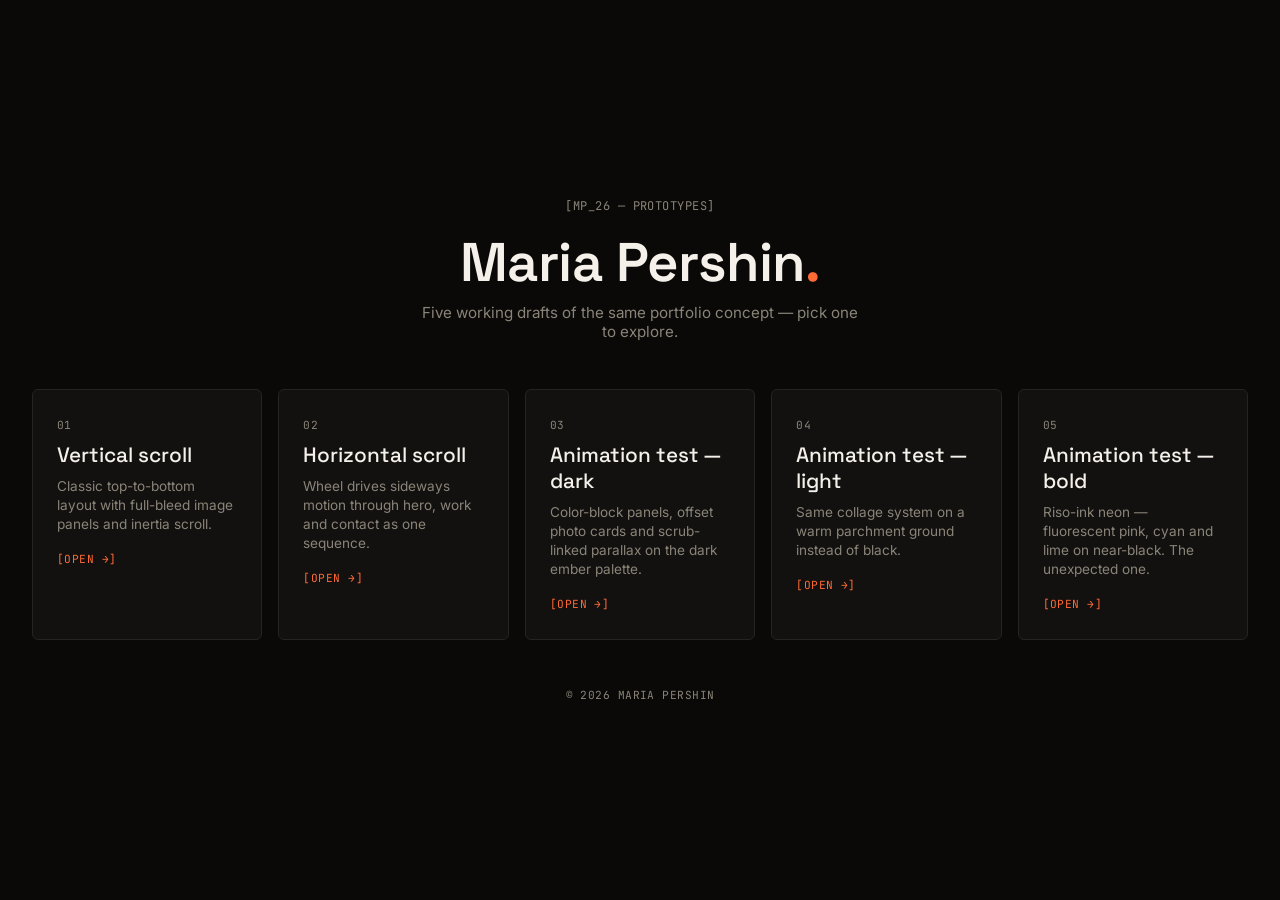
<file: index.html>
<!DOCTYPE html>
<html lang="en">
<head>
<meta charset="UTF-8">
<meta name="viewport" content="width=device-width, initial-scale=1.0">
<title>Maria Pershin — Portfolio Drafts</title>
<link rel="preconnect" href="https://fonts.googleapis.com">
<link rel="preconnect" href="https://fonts.gstatic.com" crossorigin>
<link href="https://fonts.googleapis.com/css2?family=Space+Grotesk:wght@400;500;600;700&family=Inter:wght@400;500&family=JetBrains+Mono:wght@400;500&display=swap" rel="stylesheet">
<style>
  *{ margin:0; padding:0; box-sizing:border-box; }
  :root{
    --bg:#0a0908;
    --text:#f5f1ea;
    --muted:#8a8478;
    --line:#262420;
    --accent-1:#ff3d2e;
    --accent-2:#ff6b35;
    --accent-3:#f7b733;
  }
  body{
    background:var(--bg);
    color:var(--text);
    font-family:"Inter", sans-serif;
    min-height:100svh;
    display:flex;
    flex-direction:column;
    align-items:center;
    justify-content:center;
    padding:2rem;
  }
  .mono{ font-family:"JetBrains Mono", monospace; letter-spacing:0.04em; text-transform:uppercase; }
  .eyebrow{ font-size:0.75rem; color:var(--muted); margin-bottom:1.25rem; }
  h1{
    font-family:"Space Grotesk", sans-serif;
    font-weight:600;
    font-size:clamp(2rem, 6vw, 3.4rem);
    line-height:1.05;
    letter-spacing:-0.01em;
    text-align:center;
    margin-bottom:0.75rem;
  }
  .dot{ color:var(--accent-2); }
  p.sub{
    color:var(--muted);
    text-align:center;
    max-width:28rem;
    margin-bottom:3rem;
    font-size:0.95rem;
  }
  .options{
    display:grid;
    grid-template-columns:repeat(5, minmax(0,1fr));
    gap:1rem;
    width:100%;
    max-width:92rem;
  }
  .option{
    position:relative;
    display:flex;
    flex-direction:column;
    gap:0.6rem;
    padding:1.75rem 1.5rem;
    border:1px solid var(--line);
    border-radius:6px;
    background:#121110;
    text-decoration:none;
    color:var(--text);
    overflow:hidden;
    transition:border-color .25s ease, transform .25s ease;
  }
  .option:hover{ transform:translateY(-3px); }
  .option::before{
    content:"";
    position:absolute; inset:0;
    background:linear-gradient(135deg, var(--accent-1), var(--accent-2) 50%, var(--accent-3));
    opacity:0;
    transition:opacity .25s ease;
  }
  .option:hover::before{ opacity:0.08; }
  .option__index{ font-size:0.7rem; color:var(--muted); }
  .option__title{
    font-family:"Space Grotesk", sans-serif;
    font-weight:500;
    font-size:1.3rem;
  }
  .option__desc{ font-size:0.85rem; color:var(--muted); line-height:1.4; }
  .option__cue{
    margin-top:0.5rem;
    font-size:0.7rem;
    color:var(--accent-2);
  }
  footer{
    margin-top:3rem;
    color:var(--muted);
    font-size:0.7rem;
  }
  @media (max-width:700px){
    .options{ grid-template-columns:1fr; }
  }
</style>
</head>
<body>

  <p class="mono eyebrow">[MP_26 — PROTOTYPES]</p>
  <h1>Maria Pershin<span class="dot">.</span></h1>
  <p class="sub">Five working drafts of the same portfolio concept — pick one to explore.</p>

  <div class="options">
    <a class="option" href="index-vertical.html">
      <span class="mono option__index">01</span>
      <span class="option__title">Vertical scroll</span>
      <span class="option__desc">Classic top-to-bottom layout with full-bleed image panels and inertia scroll.</span>
      <span class="mono option__cue">[OPEN →]</span>
    </a>
    <a class="option" href="index-horizontal.html">
      <span class="mono option__index">02</span>
      <span class="option__title">Horizontal scroll</span>
      <span class="option__desc">Wheel drives sideways motion through hero, work and contact as one sequence.</span>
      <span class="mono option__cue">[OPEN →]</span>
    </a>
    <a class="option" href="test.html">
      <span class="mono option__index">03</span>
      <span class="option__title">Animation test — dark</span>
      <span class="option__desc">Color-block panels, offset photo cards and scrub-linked parallax on the dark ember palette.</span>
      <span class="mono option__cue">[OPEN →]</span>
    </a>
    <a class="option" href="test-light.html">
      <span class="mono option__index">04</span>
      <span class="option__title">Animation test — light</span>
      <span class="option__desc">Same collage system on a warm parchment ground instead of black.</span>
      <span class="mono option__cue">[OPEN →]</span>
    </a>
    <a class="option" href="test-bold.html">
      <span class="mono option__index">05</span>
      <span class="option__title">Animation test — bold</span>
      <span class="option__desc">Riso-ink neon — fluorescent pink, cyan and lime on near-black. The unexpected one.</span>
      <span class="mono option__cue">[OPEN →]</span>
    </a>
  </div>

  <footer class="mono">© 2026 Maria Pershin</footer>

</body>
</html>
</file>
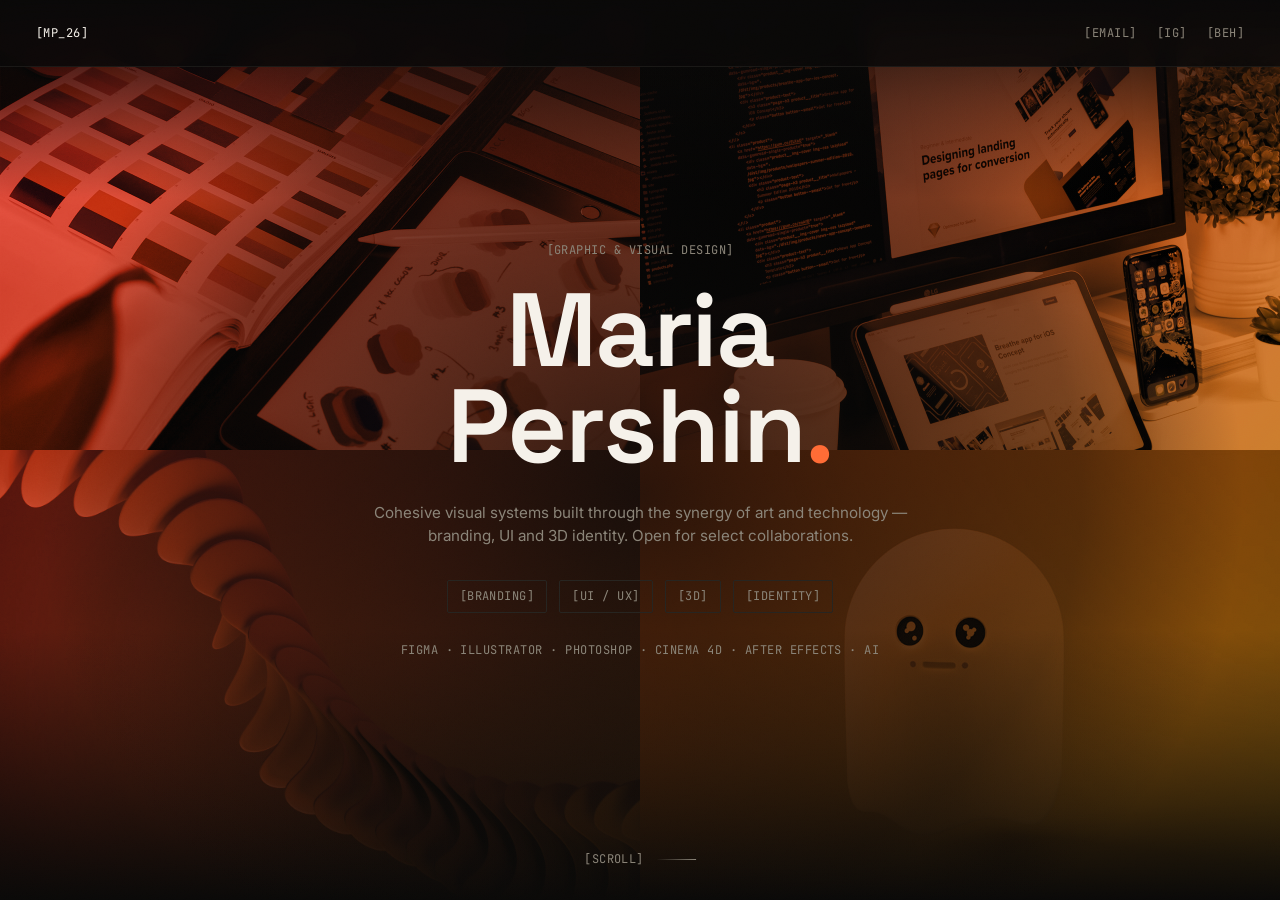
<file: index-horizontal.html>
<!DOCTYPE html>
<html lang="en">
<head>
<meta charset="UTF-8">
<meta name="viewport" content="width=device-width, initial-scale=1.0">
<title>Maria Pershin — Graphic &amp; Visual Designer</title>
<link rel="preconnect" href="https://fonts.googleapis.com">
<link rel="preconnect" href="https://fonts.gstatic.com" crossorigin>
<link href="https://fonts.googleapis.com/css2?family=Space+Grotesk:wght@400;500;600;700&family=Inter:wght@400;500&family=JetBrains+Mono:wght@400;500&display=swap" rel="stylesheet">
<link rel="stylesheet" href="css/style-horizontal.css">
</head>
<body>

<div class="grain"></div>

<header class="navbar">
  <span class="mono">[MP_26]</span>
  <nav class="mono social-nav">
    <a href="mailto:hello@mariapershin.com">[EMAIL]</a>
    <a href="#" target="_blank" rel="noopener">[IG]</a>
    <a href="#" target="_blank" rel="noopener">[BEH]</a>
  </nav>
</header>

<div id="smooth-wrapper">
<div id="smooth-content">

  <!-- SLIDE 1 — HERO + ABOUT -->
  <section class="slide hero" id="hero">
    <div class="hero__grid" aria-hidden="true">
      <div class="hero__cell"><img src="assets/kaiko.jpg" alt="" loading="eager"></div>
      <div class="hero__cell"><img src="assets/topology.jpg" alt="" loading="eager"></div>
      <div class="hero__cell"><img src="assets/petal.jpg" alt="" loading="eager"></div>
      <div class="hero__cell"><img src="assets/tradexyz.jpg" alt="" loading="eager"></div>
      <div class="hero__tint"></div>
      <div class="hero__scrim"></div>
    </div>
    <div class="hero__inner">
      <p class="mono eyebrow reveal">[GRAPHIC &amp; VISUAL DESIGN]</p>
      <h1 class="hero__title">
        <span class="line reveal">Maria</span>
        <span class="line reveal">Pershin<span class="dot">.</span></span>
      </h1>
      <p class="hero__sub reveal">
        Cohesive visual systems built through the synergy of art and
        technology — branding, UI and 3D identity. Open for select
        collaborations.
      </p>
      <div class="chip-row reveal mono">
        <span class="chip">[BRANDING]</span>
        <span class="chip">[UI / UX]</span>
        <span class="chip">[3D]</span>
        <span class="chip">[IDENTITY]</span>
      </div>
      <p class="mono hero__tools reveal">
        Figma · Illustrator · Photoshop · Cinema 4D · After Effects · AI
      </p>
    </div>
  </section>

  <!-- SLIDE 2 — KAIKO -->
  <article class="slide panel" style="--tint:#FF6B35;">
    <div class="panel__media">
      <img class="panel__img" src="assets/kaiko.jpg" alt="Kaiko visual identity — color and pattern exploration" loading="lazy">
    </div>
    <div class="panel__caption reveal">
      <span class="mono panel__index">01</span>
      <h3 class="panel__title">Kaiko — Visual Identity</h3>
      <span class="mono panel__tag">[BRANDING] [2025]</span>
    </div>
  </article>

  <!-- SLIDE 3 — TOPOLOGY -->
  <article class="slide panel" style="--tint:#F7B733;">
    <div class="panel__media">
      <img class="panel__img" src="assets/topology.jpg" alt="Topology product interface design" loading="lazy">
    </div>
    <div class="panel__caption reveal">
      <span class="mono panel__index">02</span>
      <h3 class="panel__title">Topology — Product Site</h3>
      <span class="mono panel__tag">[UI / UX] [2025]</span>
    </div>
  </article>

  <!-- SLIDE 4 — PETAL -->
  <article class="slide panel" style="--tint:#FF3D2E;">
    <div class="panel__media">
      <img class="panel__img" src="assets/petal.jpg" alt="Petal 3D render experiments" loading="lazy">
    </div>
    <div class="panel__caption reveal">
      <span class="mono panel__index">03</span>
      <h3 class="panel__title">Petal — 3D Experiments</h3>
      <span class="mono panel__tag">[3D] [2025]</span>
    </div>
  </article>

  <!-- SLIDE 5 — TRADEXYZ -->
  <article class="slide panel" style="--tint:#FFA23A;">
    <div class="panel__media">
      <img class="panel__img" src="assets/tradexyz.jpg" alt="TradeXYZ brand mascot" loading="lazy">
    </div>
    <div class="panel__caption reveal">
      <span class="mono panel__index">04</span>
      <h3 class="panel__title">TradeXYZ — Brand Launch</h3>
      <span class="mono panel__tag">[IDENTITY] [2025]</span>
    </div>
  </article>

  <!-- SLIDE 6 — CONTACT -->
  <section class="slide contact" id="contact">
    <h2 class="contact__title reveal">
      Let's make<br>something <span class="grad-text">unseen</span>.
    </h2>
    <a href="mailto:hello@mariapershin.com" class="contact__email reveal">hello@mariapershin.com</a>
    <div class="contact__socials mono reveal">
      <a href="#">[INSTAGRAM]</a>
      <a href="#">[BEHANCE]</a>
      <a href="#">[LINKEDIN]</a>
    </div>
    <div class="contact__footer mono reveal">
      <span>© 2026 Maria Pershin</span>
      <span>[BASED ANYWHERE / WORKING REMOTE]</span>
    </div>
  </section>

</div>
</div>

<div class="scroll-cue mono">
  <span>[SCROLL]</span>
  <span class="scroll-cue__line"></span>
</div>

<script src="js/main-horizontal.js"></script>
</body>
</html>
</file>
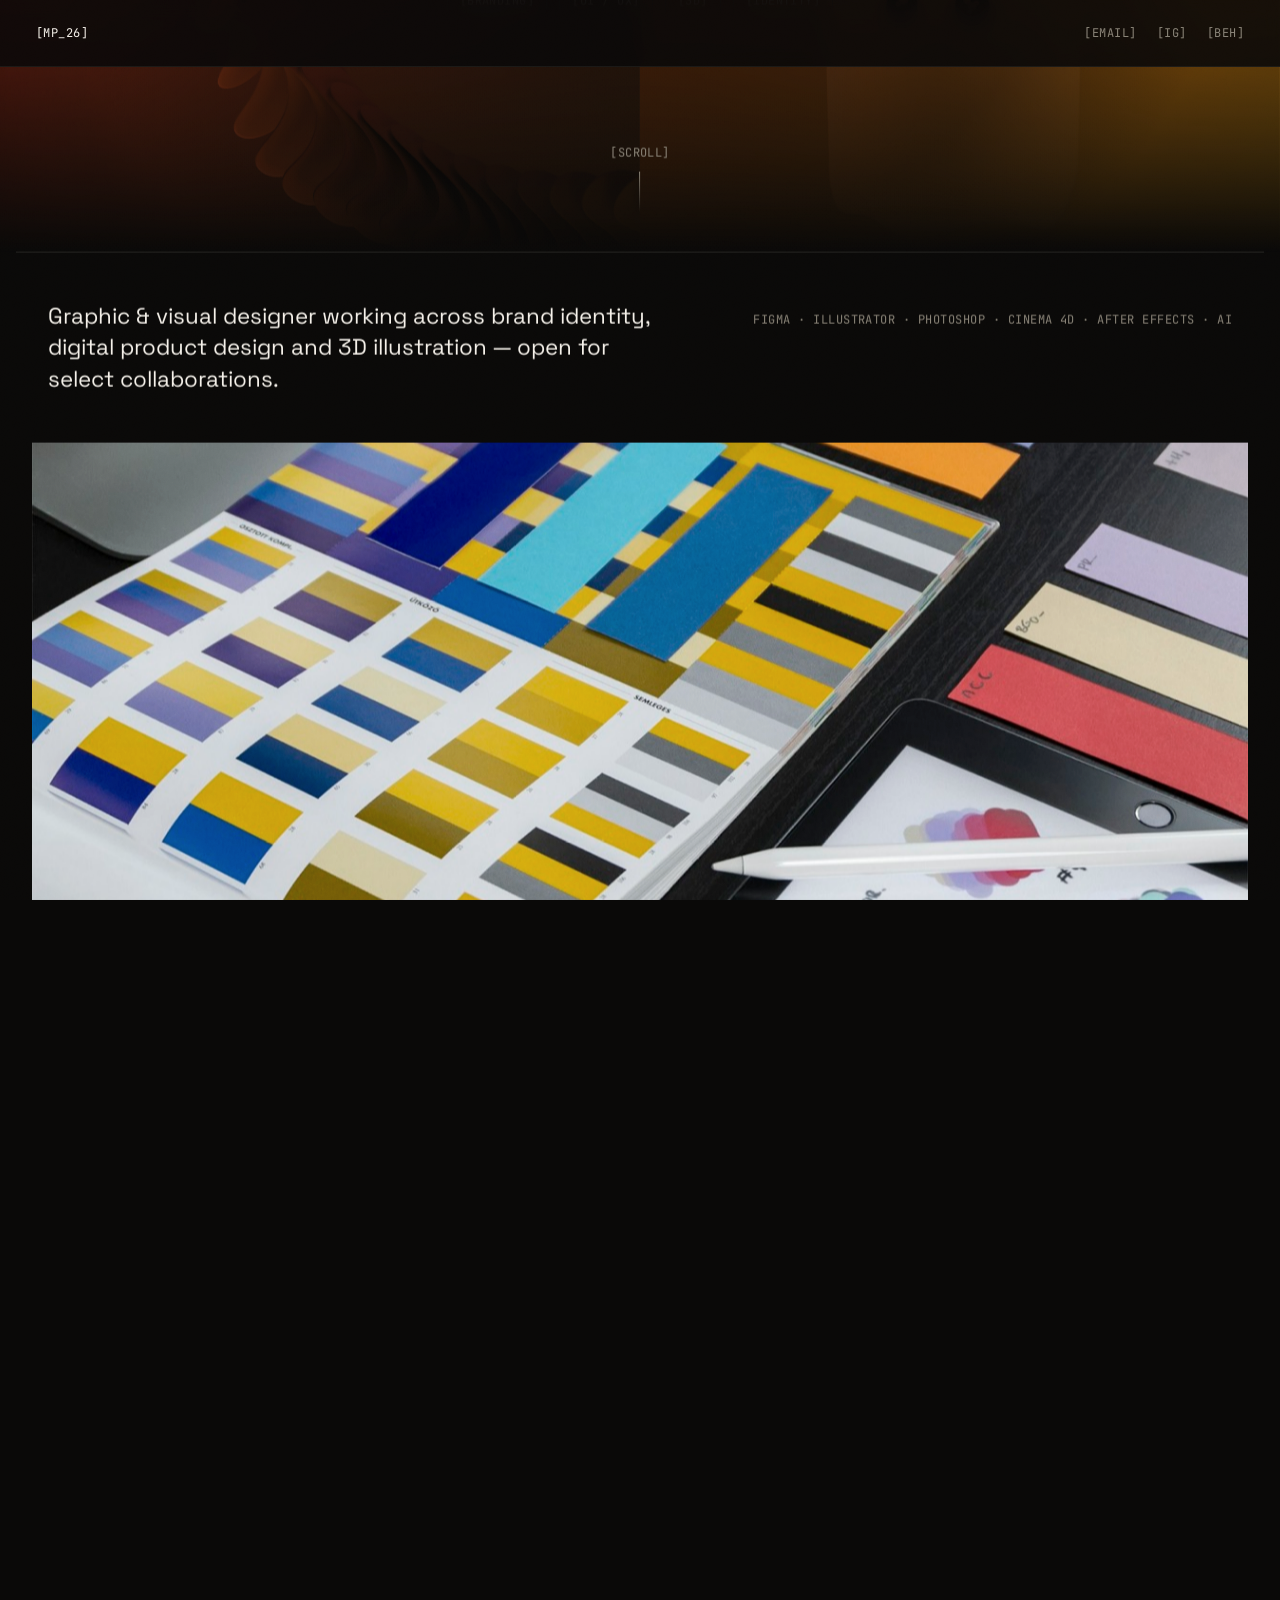
<file: index-vertical.html>
<!DOCTYPE html>
<html lang="en">
<head>
<meta charset="UTF-8">
<meta name="viewport" content="width=device-width, initial-scale=1.0">
<title>Maria Pershin — Graphic &amp; Visual Designer</title>
<link rel="preconnect" href="https://fonts.googleapis.com">
<link rel="preconnect" href="https://fonts.gstatic.com" crossorigin>
<link href="https://fonts.googleapis.com/css2?family=Space+Grotesk:wght@400;500;600;700&family=Inter:wght@400;500&family=JetBrains+Mono:wght@400;500&display=swap" rel="stylesheet">
<link rel="stylesheet" href="css/style-vertical.css">
</head>
<body>

<div class="grain"></div>

<header class="navbar">
  <span class="mono">[MP_26]</span>
  <nav class="mono social-nav">
    <a href="mailto:hello@mariapershin.com">[EMAIL]</a>
    <a href="#" target="_blank" rel="noopener">[IG]</a>
    <a href="#" target="_blank" rel="noopener">[BEH]</a>
  </nav>
</header>

<div id="smooth-wrapper">
<div id="smooth-content">

<main>

  <!-- HERO -->
  <section class="hero" id="hero">
    <div class="hero__grid" aria-hidden="true">
      <div class="hero__cell"><img src="assets/kaiko.jpg" alt="" loading="eager"></div>
      <div class="hero__cell"><img src="assets/topology.jpg" alt="" loading="eager"></div>
      <div class="hero__cell"><img src="assets/petal.jpg" alt="" loading="eager"></div>
      <div class="hero__cell"><img src="assets/tradexyz.jpg" alt="" loading="eager"></div>
      <div class="hero__tint"></div>
      <div class="hero__scrim"></div>
    </div>
    <div class="hero__inner">
      <p class="mono eyebrow reveal">[GRAPHIC &amp; VISUAL DESIGN]</p>
      <h1 class="hero__title">
        <span class="line reveal">Maria</span>
        <span class="line reveal">Pershin<span class="dot">.</span></span>
      </h1>
      <p class="hero__sub reveal">
        Cohesive visual systems built through the synergy<br>
        of art and technology — branding, UI and 3D identity.
      </p>
      <div class="chip-row reveal mono">
        <span class="chip">[BRANDING]</span>
        <span class="chip">[UI / UX]</span>
        <span class="chip">[3D]</span>
        <span class="chip">[IDENTITY]</span>
      </div>
    </div>
    <div class="scroll-cue mono">
      <span>[SCROLL]</span>
      <span class="scroll-cue__line"></span>
    </div>
  </section>

  <!-- ABOUT (compact strip) -->
  <section class="about" id="about">
    <p class="about__text reveal">
      Graphic &amp; visual designer working across brand identity, digital
      product design and 3D illustration — open for select collaborations.
    </p>
    <p class="mono about__tools reveal">
      Figma · Illustrator · Photoshop · Cinema 4D · After Effects · AI
    </p>
  </section>

  <!-- WORK -->
  <section class="work" id="work">

    <article class="panel" style="--tint:#FF6B35;">
      <div class="panel__media">
        <img class="panel__img" src="assets/kaiko.jpg" alt="Kaiko visual identity — color and pattern exploration" loading="lazy">
      </div>
      <div class="panel__caption reveal">
        <span class="mono panel__index">01</span>
        <h3 class="panel__title">Kaiko — Visual Identity</h3>
        <span class="mono panel__tag">[BRANDING] [2025]</span>
      </div>
    </article>

    <article class="panel" style="--tint:#F7B733;">
      <div class="panel__media">
        <img class="panel__img" src="assets/topology.jpg" alt="Topology product interface design" loading="lazy">
      </div>
      <div class="panel__caption reveal">
        <span class="mono panel__index">02</span>
        <h3 class="panel__title">Topology — Product Site</h3>
        <span class="mono panel__tag">[UI / UX] [2025]</span>
      </div>
    </article>

    <article class="panel" style="--tint:#FF3D2E;">
      <div class="panel__media">
        <img class="panel__img" src="assets/petal.jpg" alt="Petal 3D render experiments" loading="lazy">
      </div>
      <div class="panel__caption reveal">
        <span class="mono panel__index">03</span>
        <h3 class="panel__title">Petal — 3D Experiments</h3>
        <span class="mono panel__tag">[3D] [2025]</span>
      </div>
    </article>

    <article class="panel" style="--tint:#FFA23A;">
      <div class="panel__media">
        <img class="panel__img" src="assets/tradexyz.jpg" alt="TradeXYZ brand mascot" loading="lazy">
      </div>
      <div class="panel__caption reveal">
        <span class="mono panel__index">04</span>
        <h3 class="panel__title">TradeXYZ — Brand Launch</h3>
        <span class="mono panel__tag">[IDENTITY] [2025]</span>
      </div>
    </article>

  </section>

  <!-- CONTACT -->
  <section class="contact" id="contact">
    <h2 class="contact__title reveal">
      Let's make<br>something <span class="grad-text">unseen</span>.
    </h2>
    <a href="mailto:hello@mariapershin.com" class="contact__email reveal">hello@mariapershin.com</a>
    <div class="contact__socials mono reveal">
      <a href="#">[INSTAGRAM]</a>
      <a href="#">[BEHANCE]</a>
      <a href="#">[LINKEDIN]</a>
    </div>
  </section>

</main>

<footer class="footer mono">
  <span>© 2026 Maria Pershin</span>
  <span>[BASED ANYWHERE / WORKING REMOTE]</span>
</footer>

</div>
</div>

<script src="js/main-vertical.js"></script>
</body>
</html>
</file>
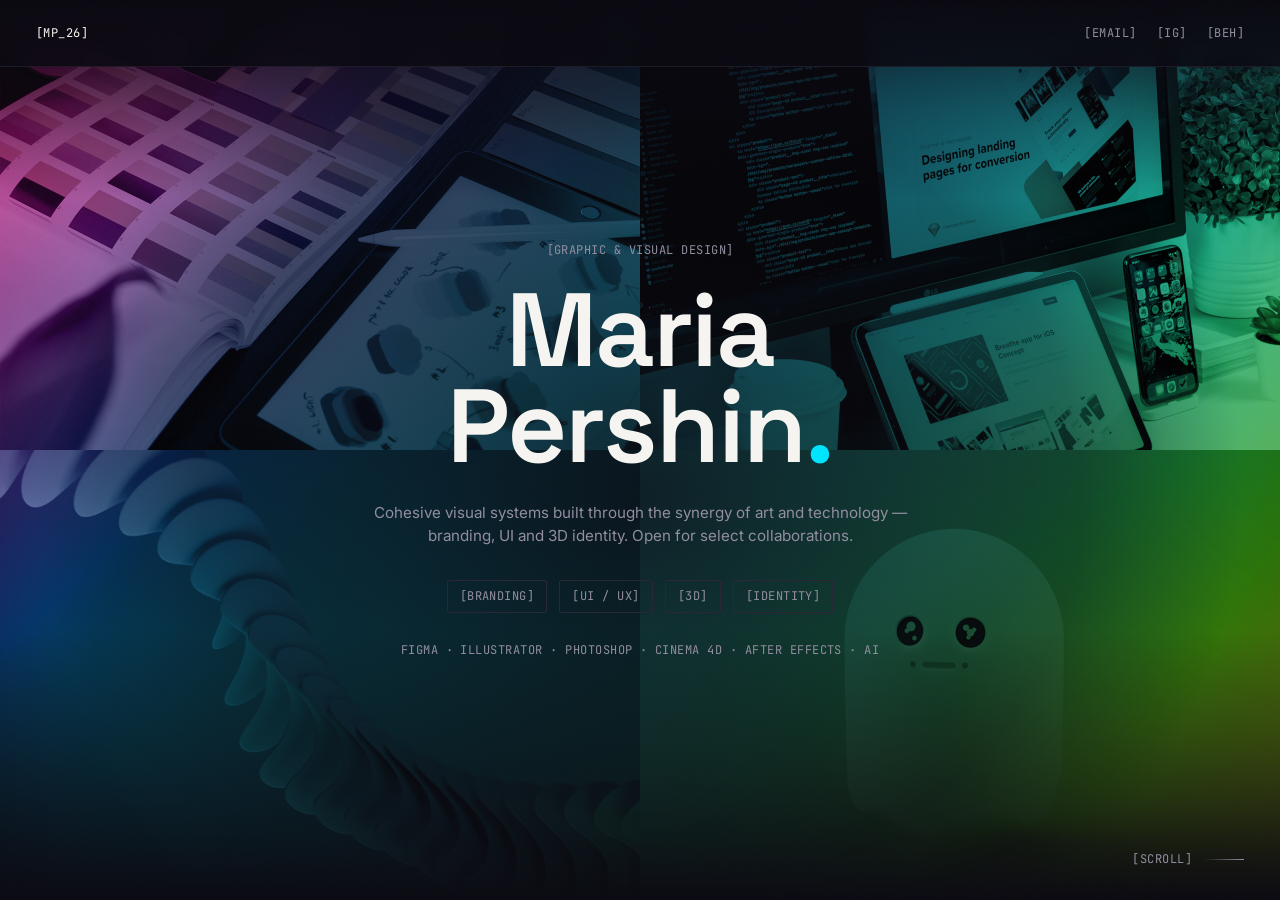
<file: test-bold.html>
<!DOCTYPE html>
<html lang="en">
<head>
<meta charset="UTF-8">
<meta name="viewport" content="width=device-width, initial-scale=1.0">
<title>Maria Pershin — Graphic &amp; Visual Designer</title>
<link rel="preconnect" href="https://fonts.googleapis.com">
<link rel="preconnect" href="https://fonts.gstatic.com" crossorigin>
<link href="https://fonts.googleapis.com/css2?family=Space+Grotesk:wght@400;500;600;700&family=Inter:wght@400;500&family=JetBrains+Mono:wght@400;500&display=swap" rel="stylesheet">
<link rel="stylesheet" href="css/style-bold.css">
</head>
<body>

<div class="grain"></div>

<div class="progress-bar" id="progressBar"></div>

<header class="navbar">
  <span class="mono">[MP_26]</span>
  <nav class="mono social-nav">
    <a href="mailto:hello@mariapershin.com">[EMAIL]</a>
    <a href="#" target="_blank" rel="noopener">[IG]</a>
    <a href="#" target="_blank" rel="noopener">[BEH]</a>
  </nav>
</header>

<div id="smooth-wrapper">
<div id="smooth-content">

  <!-- SLIDE 1 — HERO + ABOUT -->
  <section class="slide hero" id="hero">
    <div class="hero__grid" aria-hidden="true">
      <div class="hero__cell"><img src="assets/kaiko.jpg" alt="" loading="eager"></div>
      <div class="hero__cell"><img src="assets/topology.jpg" alt="" loading="eager"></div>
      <div class="hero__cell"><img src="assets/petal.jpg" alt="" loading="eager"></div>
      <div class="hero__cell"><img src="assets/tradexyz.jpg" alt="" loading="eager"></div>
      <div class="hero__tint"></div>
      <div class="hero__scrim"></div>
    </div>
    <div class="hero__inner">
      <p class="mono eyebrow reveal">[GRAPHIC &amp; VISUAL DESIGN]</p>
      <h1 class="hero__title">
        <span class="line reveal">Maria</span>
        <span class="line reveal">Pershin<span class="dot">.</span></span>
      </h1>
      <p class="hero__sub reveal">
        Cohesive visual systems built through the synergy of art and
        technology — branding, UI and 3D identity. Open for select
        collaborations.
      </p>
      <div class="chip-row reveal mono">
        <span class="chip">[BRANDING]</span>
        <span class="chip">[UI / UX]</span>
        <span class="chip">[3D]</span>
        <span class="chip">[IDENTITY]</span>
      </div>
      <p class="mono hero__tools reveal">
        Figma · Illustrator · Photoshop · Cinema 4D · After Effects · AI
      </p>
    </div>
  </section>

  <!-- SLIDE 2 — KAIKO -->
  <article class="slide panel" style="--tint:#FF2E9A;">
    <div class="panel__bg"></div>
    <p class="panel__statement" aria-hidden="true">Color is the<br>first language</p>
    <div class="panel__photo">
      <img class="panel__img" src="assets/kaiko.jpg" alt="Kaiko visual identity — color and pattern exploration" loading="lazy">
    </div>
    <div class="panel__caption reveal">
      <span class="mono panel__index">01</span>
      <h3 class="panel__title">Kaiko — Visual Identity</h3>
      <span class="mono panel__tag">[BRANDING] [2025]</span>
    </div>
  </article>

  <!-- SLIDE 3 — TOPOLOGY -->
  <article class="slide panel" style="--tint:#0093D4;">
    <div class="panel__bg"></div>
    <p class="panel__statement" aria-hidden="true">Clarity at<br>every scale</p>
    <div class="panel__photo">
      <img class="panel__img" src="assets/topology.jpg" alt="Topology product interface design" loading="lazy">
    </div>
    <div class="panel__caption reveal">
      <span class="mono panel__index">02</span>
      <h3 class="panel__title">Topology — Product Site</h3>
      <span class="mono panel__tag">[UI / UX] [2025]</span>
    </div>
  </article>

  <!-- SLIDE 4 — PETAL -->
  <article class="slide panel" style="--tint:#B4E600;">
    <div class="panel__bg"></div>
    <p class="panel__statement" aria-hidden="true">Form without<br>gravity</p>
    <div class="panel__photo">
      <img class="panel__img" src="assets/petal.jpg" alt="Petal 3D render experiments" loading="lazy">
    </div>
    <div class="panel__caption reveal">
      <span class="mono panel__index">03</span>
      <h3 class="panel__title">Petal — 3D Experiments</h3>
      <span class="mono panel__tag">[3D] [2025]</span>
    </div>
  </article>

  <!-- SLIDE 5 — TRADEXYZ -->
  <article class="slide panel" style="--tint:#FFE800;">
    <div class="panel__bg"></div>
    <p class="panel__statement" aria-hidden="true">A face for<br>the brand</p>
    <div class="panel__photo">
      <img class="panel__img" src="assets/tradexyz.jpg" alt="TradeXYZ brand mascot" loading="lazy">
    </div>
    <div class="panel__caption reveal">
      <span class="mono panel__index">04</span>
      <h3 class="panel__title">TradeXYZ — Brand Launch</h3>
      <span class="mono panel__tag">[IDENTITY] [2025]</span>
    </div>
  </article>

  <!-- SLIDE 6 — CONTACT -->
  <section class="slide contact" id="contact">
    <h2 class="contact__title reveal">
      Let's make<br>something <span class="grad-text">unseen</span>.
    </h2>
    <a href="mailto:hello@mariapershin.com" class="contact__email reveal">hello@mariapershin.com</a>
    <div class="contact__socials mono reveal">
      <a href="#">[INSTAGRAM]</a>
      <a href="#">[BEHANCE]</a>
      <a href="#">[LINKEDIN]</a>
    </div>
    <div class="contact__footer mono reveal">
      <span>© 2026 Maria Pershin</span>
      <span>[BASED ANYWHERE / WORKING REMOTE]</span>
    </div>
  </section>

</div>
</div>

<div class="scroll-cue mono">
  <span>[SCROLL]</span>
  <span class="scroll-cue__line"></span>
</div>

<script src="js/main-bold.js"></script>
</body>
</html>
</file>
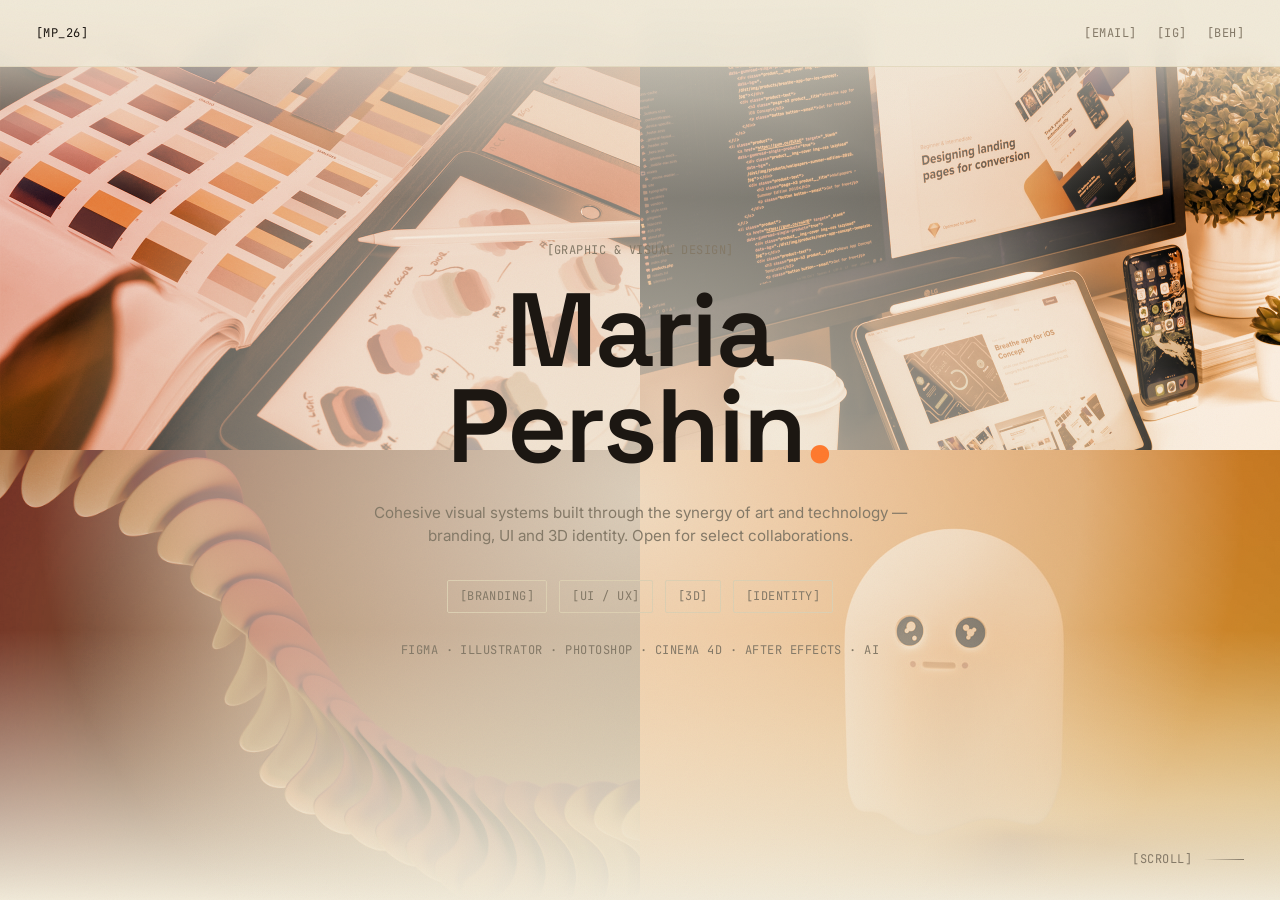
<file: test-light.html>
<!DOCTYPE html>
<html lang="en">
<head>
<meta charset="UTF-8">
<meta name="viewport" content="width=device-width, initial-scale=1.0">
<title>Maria Pershin — Graphic &amp; Visual Designer</title>
<link rel="preconnect" href="https://fonts.googleapis.com">
<link rel="preconnect" href="https://fonts.gstatic.com" crossorigin>
<link href="https://fonts.googleapis.com/css2?family=Space+Grotesk:wght@400;500;600;700&family=Inter:wght@400;500&family=JetBrains+Mono:wght@400;500&display=swap" rel="stylesheet">
<link rel="stylesheet" href="css/style-light.css">
</head>
<body>

<div class="grain"></div>

<div class="progress-bar" id="progressBar"></div>

<header class="navbar">
  <span class="mono">[MP_26]</span>
  <nav class="mono social-nav">
    <a href="mailto:hello@mariapershin.com">[EMAIL]</a>
    <a href="#" target="_blank" rel="noopener">[IG]</a>
    <a href="#" target="_blank" rel="noopener">[BEH]</a>
  </nav>
</header>

<div id="smooth-wrapper">
<div id="smooth-content">

  <!-- SLIDE 1 — HERO + ABOUT -->
  <section class="slide hero" id="hero">
    <div class="hero__grid" aria-hidden="true">
      <div class="hero__cell"><img src="assets/kaiko.jpg" alt="" loading="eager"></div>
      <div class="hero__cell"><img src="assets/topology.jpg" alt="" loading="eager"></div>
      <div class="hero__cell"><img src="assets/petal.jpg" alt="" loading="eager"></div>
      <div class="hero__cell"><img src="assets/tradexyz.jpg" alt="" loading="eager"></div>
      <div class="hero__tint"></div>
      <div class="hero__scrim"></div>
    </div>
    <div class="hero__inner">
      <p class="mono eyebrow reveal">[GRAPHIC &amp; VISUAL DESIGN]</p>
      <h1 class="hero__title">
        <span class="line reveal">Maria</span>
        <span class="line reveal">Pershin<span class="dot">.</span></span>
      </h1>
      <p class="hero__sub reveal">
        Cohesive visual systems built through the synergy of art and
        technology — branding, UI and 3D identity. Open for select
        collaborations.
      </p>
      <div class="chip-row reveal mono">
        <span class="chip">[BRANDING]</span>
        <span class="chip">[UI / UX]</span>
        <span class="chip">[3D]</span>
        <span class="chip">[IDENTITY]</span>
      </div>
      <p class="mono hero__tools reveal">
        Figma · Illustrator · Photoshop · Cinema 4D · After Effects · AI
      </p>
    </div>
  </section>

  <!-- SLIDE 2 — KAIKO -->
  <article class="slide panel" style="--tint:#FF6B35;">
    <div class="panel__bg"></div>
    <p class="panel__statement" aria-hidden="true">Color is the<br>first language</p>
    <div class="panel__photo">
      <img class="panel__img" src="assets/kaiko.jpg" alt="Kaiko visual identity — color and pattern exploration" loading="lazy">
    </div>
    <div class="panel__caption reveal">
      <span class="mono panel__index">01</span>
      <h3 class="panel__title">Kaiko — Visual Identity</h3>
      <span class="mono panel__tag">[BRANDING] [2025]</span>
    </div>
  </article>

  <!-- SLIDE 3 — TOPOLOGY -->
  <article class="slide panel" style="--tint:#F7B733;">
    <div class="panel__bg"></div>
    <p class="panel__statement" aria-hidden="true">Clarity at<br>every scale</p>
    <div class="panel__photo">
      <img class="panel__img" src="assets/topology.jpg" alt="Topology product interface design" loading="lazy">
    </div>
    <div class="panel__caption reveal">
      <span class="mono panel__index">02</span>
      <h3 class="panel__title">Topology — Product Site</h3>
      <span class="mono panel__tag">[UI / UX] [2025]</span>
    </div>
  </article>

  <!-- SLIDE 4 — PETAL -->
  <article class="slide panel" style="--tint:#FF3D2E;">
    <div class="panel__bg"></div>
    <p class="panel__statement" aria-hidden="true">Form without<br>gravity</p>
    <div class="panel__photo">
      <img class="panel__img" src="assets/petal.jpg" alt="Petal 3D render experiments" loading="lazy">
    </div>
    <div class="panel__caption reveal">
      <span class="mono panel__index">03</span>
      <h3 class="panel__title">Petal — 3D Experiments</h3>
      <span class="mono panel__tag">[3D] [2025]</span>
    </div>
  </article>

  <!-- SLIDE 5 — TRADEXYZ -->
  <article class="slide panel" style="--tint:#FFA23A;">
    <div class="panel__bg"></div>
    <p class="panel__statement" aria-hidden="true">A face for<br>the brand</p>
    <div class="panel__photo">
      <img class="panel__img" src="assets/tradexyz.jpg" alt="TradeXYZ brand mascot" loading="lazy">
    </div>
    <div class="panel__caption reveal">
      <span class="mono panel__index">04</span>
      <h3 class="panel__title">TradeXYZ — Brand Launch</h3>
      <span class="mono panel__tag">[IDENTITY] [2025]</span>
    </div>
  </article>

  <!-- SLIDE 6 — CONTACT -->
  <section class="slide contact" id="contact">
    <h2 class="contact__title reveal">
      Let's make<br>something <span class="grad-text">unseen</span>.
    </h2>
    <a href="mailto:hello@mariapershin.com" class="contact__email reveal">hello@mariapershin.com</a>
    <div class="contact__socials mono reveal">
      <a href="#">[INSTAGRAM]</a>
      <a href="#">[BEHANCE]</a>
      <a href="#">[LINKEDIN]</a>
    </div>
    <div class="contact__footer mono reveal">
      <span>© 2026 Maria Pershin</span>
      <span>[BASED ANYWHERE / WORKING REMOTE]</span>
    </div>
  </section>

</div>
</div>

<div class="scroll-cue mono">
  <span>[SCROLL]</span>
  <span class="scroll-cue__line"></span>
</div>

<script src="js/main.js"></script>
</body>
</html>
</file>
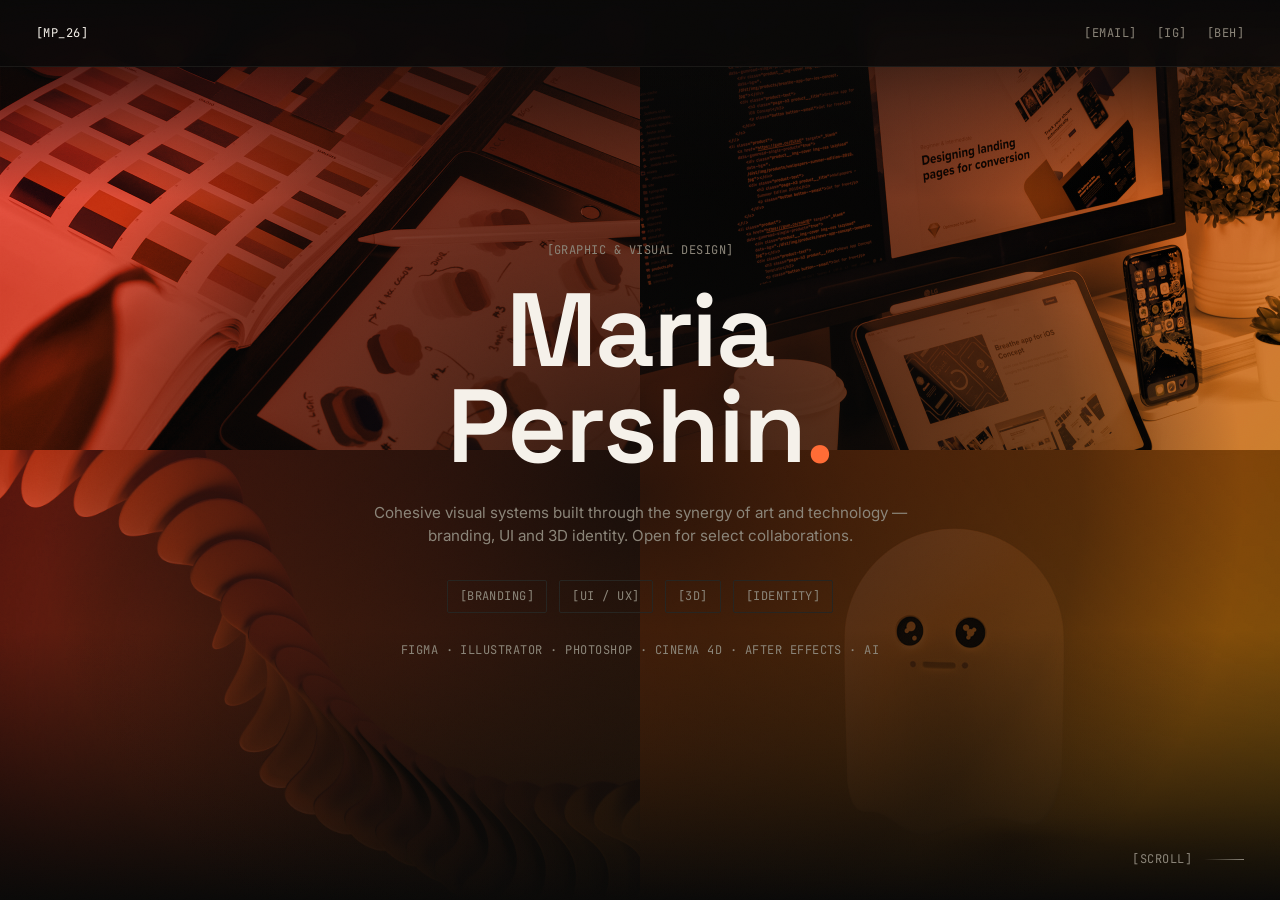
<file: test.html>
<!DOCTYPE html>
<html lang="en">
<head>
<meta charset="UTF-8">
<meta name="viewport" content="width=device-width, initial-scale=1.0">
<title>Maria Pershin — Graphic &amp; Visual Designer</title>
<link rel="preconnect" href="https://fonts.googleapis.com">
<link rel="preconnect" href="https://fonts.gstatic.com" crossorigin>
<link href="https://fonts.googleapis.com/css2?family=Space+Grotesk:wght@400;500;600;700&family=Inter:wght@400;500&family=JetBrains+Mono:wght@400;500&display=swap" rel="stylesheet">
<link rel="stylesheet" href="css/style.css">
</head>
<body>

<div class="grain"></div>

<div class="progress-bar" id="progressBar"></div>

<header class="navbar">
  <span class="mono">[MP_26]</span>
  <nav class="mono social-nav">
    <a href="mailto:hello@mariapershin.com">[EMAIL]</a>
    <a href="#" target="_blank" rel="noopener">[IG]</a>
    <a href="#" target="_blank" rel="noopener">[BEH]</a>
  </nav>
</header>

<div id="smooth-wrapper">
<div id="smooth-content">

  <!-- SLIDE 1 — HERO + ABOUT -->
  <section class="slide hero" id="hero">
    <div class="hero__grid" aria-hidden="true">
      <div class="hero__cell"><img src="assets/kaiko.jpg" alt="" loading="eager"></div>
      <div class="hero__cell"><img src="assets/topology.jpg" alt="" loading="eager"></div>
      <div class="hero__cell"><img src="assets/petal.jpg" alt="" loading="eager"></div>
      <div class="hero__cell"><img src="assets/tradexyz.jpg" alt="" loading="eager"></div>
      <div class="hero__tint"></div>
      <div class="hero__scrim"></div>
    </div>
    <div class="hero__inner">
      <p class="mono eyebrow reveal">[GRAPHIC &amp; VISUAL DESIGN]</p>
      <h1 class="hero__title">
        <span class="line reveal">Maria</span>
        <span class="line reveal">Pershin<span class="dot">.</span></span>
      </h1>
      <p class="hero__sub reveal">
        Cohesive visual systems built through the synergy of art and
        technology — branding, UI and 3D identity. Open for select
        collaborations.
      </p>
      <div class="chip-row reveal mono">
        <span class="chip">[BRANDING]</span>
        <span class="chip">[UI / UX]</span>
        <span class="chip">[3D]</span>
        <span class="chip">[IDENTITY]</span>
      </div>
      <p class="mono hero__tools reveal">
        Figma · Illustrator · Photoshop · Cinema 4D · After Effects · AI
      </p>
    </div>
  </section>

  <!-- SLIDE 2 — KAIKO -->
  <article class="slide panel" style="--tint:#FF6B35;">
    <div class="panel__bg"></div>
    <p class="panel__statement" aria-hidden="true">Color is the<br>first language</p>
    <div class="panel__photo">
      <img class="panel__img" src="assets/kaiko.jpg" alt="Kaiko visual identity — color and pattern exploration" loading="lazy">
    </div>
    <div class="panel__caption reveal">
      <span class="mono panel__index">01</span>
      <h3 class="panel__title">Kaiko — Visual Identity</h3>
      <span class="mono panel__tag">[BRANDING] [2025]</span>
    </div>
  </article>

  <!-- SLIDE 3 — TOPOLOGY -->
  <article class="slide panel" style="--tint:#F7B733;">
    <div class="panel__bg"></div>
    <p class="panel__statement" aria-hidden="true">Clarity at<br>every scale</p>
    <div class="panel__photo">
      <img class="panel__img" src="assets/topology.jpg" alt="Topology product interface design" loading="lazy">
    </div>
    <div class="panel__caption reveal">
      <span class="mono panel__index">02</span>
      <h3 class="panel__title">Topology — Product Site</h3>
      <span class="mono panel__tag">[UI / UX] [2025]</span>
    </div>
  </article>

  <!-- SLIDE 4 — PETAL -->
  <article class="slide panel" style="--tint:#FF3D2E;">
    <div class="panel__bg"></div>
    <p class="panel__statement" aria-hidden="true">Form without<br>gravity</p>
    <div class="panel__photo">
      <img class="panel__img" src="assets/petal.jpg" alt="Petal 3D render experiments" loading="lazy">
    </div>
    <div class="panel__caption reveal">
      <span class="mono panel__index">03</span>
      <h3 class="panel__title">Petal — 3D Experiments</h3>
      <span class="mono panel__tag">[3D] [2025]</span>
    </div>
  </article>

  <!-- SLIDE 5 — TRADEXYZ -->
  <article class="slide panel" style="--tint:#FFA23A;">
    <div class="panel__bg"></div>
    <p class="panel__statement" aria-hidden="true">A face for<br>the brand</p>
    <div class="panel__photo">
      <img class="panel__img" src="assets/tradexyz.jpg" alt="TradeXYZ brand mascot" loading="lazy">
    </div>
    <div class="panel__caption reveal">
      <span class="mono panel__index">04</span>
      <h3 class="panel__title">TradeXYZ — Brand Launch</h3>
      <span class="mono panel__tag">[IDENTITY] [2025]</span>
    </div>
  </article>

  <!-- SLIDE 6 — CONTACT -->
  <section class="slide contact" id="contact">
    <h2 class="contact__title reveal">
      Let's make<br>something <span class="grad-text">unseen</span>.
    </h2>
    <a href="mailto:hello@mariapershin.com" class="contact__email reveal">hello@mariapershin.com</a>
    <div class="contact__socials mono reveal">
      <a href="#">[INSTAGRAM]</a>
      <a href="#">[BEHANCE]</a>
      <a href="#">[LINKEDIN]</a>
    </div>
    <div class="contact__footer mono reveal">
      <span>© 2026 Maria Pershin</span>
      <span>[BASED ANYWHERE / WORKING REMOTE]</span>
    </div>
  </section>

</div>
</div>

<div class="scroll-cue mono">
  <span>[SCROLL]</span>
  <span class="scroll-cue__line"></span>
</div>

<script src="js/main.js"></script>
</body>
</html>
</file>
<file: css/style-horizontal.css>
/* ---------- tokens ---------- */
:root{
  --bg: #0a0908;
  --bg-soft: #121110;
  --text: #f5f1ea;
  --muted: #8a8478;
  --line: #262420;
  --accent-1: #ff3d2e;
  --accent-2: #ff6b35;
  --accent-3: #f7b733;
  --gradient: radial-gradient(circle at 50% 50%, var(--accent-1) 0%, var(--accent-2) 35%, var(--accent-3) 60%, transparent 75%);
  --font-display: "Space Grotesk", sans-serif;
  --font-body: "Inter", sans-serif;
  --font-mono: "JetBrains Mono", monospace;
}

*{ margin:0; padding:0; box-sizing:border-box; }

html{ scroll-behavior:auto; }

body{
  background:var(--bg);
  color:var(--text);
  font-family:var(--font-body);
  font-size:16px;
  line-height:1.5;
  overflow-x:hidden;
}

.mono{ font-family:var(--font-mono); font-size:0.75rem; letter-spacing:0.04em; text-transform:uppercase; }

a{ color:inherit; text-decoration:none; }

/* subtle grain overlay for texture */
.grain{
  position:fixed; inset:0; pointer-events:none; z-index:50;
  opacity:0.035; mix-blend-mode:overlay;
  background-image:url("data:image/svg+xml,%3Csvg xmlns='http://www.w3.org/2000/svg' width='120' height='120'%3E%3Cfilter id='n'%3E%3CfeTurbulence type='fractalNoise' baseFrequency='0.9' numOctaves='2' stitchTiles='stitch'/%3E%3C/filter%3E%3Crect width='100%25' height='100%25' filter='url(%23n)'/%3E%3C/svg%3E");
}

/* ---------- top navbar ---------- */
.navbar{
  position:fixed; top:0; left:0; right:0; z-index:40;
  display:flex; align-items:center; justify-content:space-between;
  padding:1.5rem 2.25rem;
  background:color-mix(in srgb, var(--bg) 88%, transparent);
  backdrop-filter:blur(10px);
  -webkit-backdrop-filter:blur(10px);
  border-bottom:1px solid color-mix(in srgb, var(--line) 60%, transparent);
}
.social-nav{ display:flex; gap:1.25rem; }
.social-nav a{ color:var(--muted); transition:color .25s ease; }
.social-nav a:hover{ color:var(--accent-2); }

/* ---------- horizontal scroll rig ----------
   #smooth-wrapper is a viewport-pinned native horizontal scroll container.
   Touch/trackpad users can swipe it directly; JS additionally jacks the
   vertical wheel into eased scrollLeft moves for the inertia feel. Driving
   real scrollLeft (rather than a transform on a huge child) avoids a
   compositor bug where large translated layers render as solid black. */
#smooth-wrapper{
  position:fixed;
  inset:0;
  overflow-x:auto;
  overflow-y:hidden;
  -webkit-overflow-scrolling:touch;
  scrollbar-width:none;
}
#smooth-wrapper::-webkit-scrollbar{ display:none; }
#smooth-content{
  display:flex;
  flex-direction:row;
  width:max-content;
  height:100%;
}

/* ---------- slide (shared full-bleed screen) ---------- */
.slide{
  position:relative;
  flex:0 0 100vw;
  width:100vw;
  height:100svh;
  max-width:none;
  margin:0;
  padding:0;
  overflow:hidden;
}

/* ---------- hero ---------- */
.hero{
  display:flex;
  align-items:center;
  justify-content:center;
  padding:0 1.5rem;
}

.hero__grid{
  position:absolute; inset:0;
  display:grid;
  grid-template-columns:1fr 1fr;
  grid-template-rows:1fr 1fr;
}
.hero__cell{ position:relative; overflow:hidden; }
.hero__grid img{
  position:absolute; inset:0;
  width:100%; height:100%;
  object-fit:cover;
  filter:grayscale(0.4) contrast(1.05) brightness(0.55);
}
.hero__tint{
  position:absolute; inset:0;
  background:linear-gradient(135deg, var(--accent-1), var(--accent-2) 50%, var(--accent-3));
  mix-blend-mode:color;
  opacity:0.8;
}
.hero__scrim{
  position:absolute; inset:0;
  background:
    radial-gradient(ellipse 46rem 42rem at 50% 55%, color-mix(in srgb, var(--bg) 82%, transparent) 0%, color-mix(in srgb, var(--bg) 45%, transparent) 60%, transparent 82%),
    linear-gradient(180deg, var(--bg) 0%, transparent 22%, transparent 70%, var(--bg) 100%);
}

.hero__inner{ position:relative; z-index:2; text-align:center; max-width:56rem; }

.eyebrow{ color:var(--muted); margin-bottom:1.5rem; }

.hero__title{
  font-family:var(--font-display);
  font-weight:600;
  font-size:clamp(2.8rem, 9vw, 6.5rem);
  line-height:0.92;
  letter-spacing:-0.02em;
}
.hero__title .line{ display:block; }
.hero__title .dot{ color:var(--accent-2); }

.hero__sub{
  margin:1.75rem auto 0;
  max-width:34rem;
  color:var(--muted);
  font-size:0.95rem;
}

.chip-row{ margin-top:2rem; display:flex; gap:0.75rem; flex-wrap:wrap; justify-content:center; }
.chip{
  border:1px solid var(--line);
  padding:0.4rem 0.75rem;
  border-radius:2px;
  color:var(--muted);
}

.hero__tools{ margin-top:1.75rem; color:var(--muted); }

/* ---------- scroll cue (fixed, points horizontally) ---------- */
.scroll-cue{
  position:fixed; bottom:2rem; left:50%; transform:translateX(-50%);
  display:flex; align-items:center; gap:0.75rem;
  color:var(--muted); z-index:35;
  opacity:1;
  transition:opacity .4s ease;
}
.scroll-cue.is-hidden{ opacity:0; pointer-events:none; }
.scroll-cue__line{
  width:2.5rem; height:1px;
  background:linear-gradient(90deg, transparent, var(--muted));
  animation:scrollpulse-h 2s ease-in-out infinite;
}
@keyframes scrollpulse-h{ 0%,100%{ opacity:0.3; transform:translateX(0); } 50%{ opacity:1; transform:translateX(4px); } }

/* ---------- work: full-bleed image panels ---------- */
.panel{ background:var(--bg-soft); }
.panel__media{
  position:absolute;
  inset:0 -8%;
  overflow:hidden;
}
.panel__img{
  position:absolute; inset:0;
  width:100%; height:100%;
  object-fit:cover;
  filter:grayscale(0.1) contrast(1.02);
  will-change:transform;
}
.panel__media::after{
  content:"";
  position:absolute; inset:0;
  background:linear-gradient(0deg, color-mix(in srgb, var(--tint) 60%, black) 0%, transparent 45%);
  opacity:0.65;
  pointer-events:none;
}
.panel__caption{
  position:absolute; left:2rem; bottom:2rem; z-index:1;
  display:flex; align-items:baseline; gap:1.25rem; flex-wrap:wrap;
}
.panel__index{ color:rgba(245,241,234,0.6); }
.panel__title{
  font-family:var(--font-display);
  font-weight:500;
  font-size:clamp(1.6rem, 4vw, 3rem);
  color:var(--text);
}
.panel__tag{ color:rgba(245,241,234,0.7); }

/* ---------- contact ---------- */
.contact{
  display:flex; flex-direction:column; align-items:center; justify-content:center;
  text-align:center;
  padding:0 1.5rem;
}
.contact__title{
  font-family:var(--font-display);
  font-weight:600;
  font-size:clamp(2.2rem, 5.5vw, 4rem);
  line-height:1.05;
  letter-spacing:-0.01em;
  margin-bottom:2.25rem;
}
.grad-text{
  background:linear-gradient(90deg, var(--accent-1), var(--accent-3));
  -webkit-background-clip:text;
  background-clip:text;
  color:transparent;
}
.contact__email{
  display:inline-block;
  font-family:var(--font-mono);
  font-size:clamp(1rem, 2.2vw, 1.4rem);
  border-bottom:1px solid var(--line);
  padding-bottom:0.5rem;
  transition:color .25s ease, border-color .25s ease;
}
.contact__email:hover{ color:var(--accent-2); border-color:var(--accent-2); }
.contact__socials{ margin-top:2.25rem; display:flex; gap:1.5rem; justify-content:center; }
.contact__socials a{ color:var(--muted); transition:color .25s ease; }
.contact__socials a:hover{ color:var(--accent-2); }
.contact__footer{
  position:absolute; left:0; right:0; bottom:2rem;
  display:flex; justify-content:center; gap:2rem;
  color:var(--muted);
}

/* ---------- scroll reveal ---------- */
.reveal{
  opacity:0;
  transform:translateY(24px);
  transition:opacity .7s ease, transform .7s ease;
}
.reveal.is-visible{ opacity:1; transform:translateY(0); }

/* ---------- responsive ---------- */
@media (max-width: 760px){
  .navbar{ padding:1.25rem; }
  .social-nav{ gap:0.75rem; }
  .panel__caption{ left:1.25rem; bottom:1.25rem; }
  .contact__footer{ flex-direction:column; align-items:center; gap:0.4rem; bottom:1.25rem; }
}

@media (prefers-reduced-motion: reduce){
  .reveal{ transition:none; opacity:1; transform:none; }
  .scroll-cue__line{ animation:none; }
  html{ scroll-behavior:auto; }
}
</file>
<file: css/style-vertical.css>
/* ---------- tokens ---------- */
:root{
  --bg: #0a0908;
  --bg-soft: #121110;
  --text: #f5f1ea;
  --muted: #8a8478;
  --line: #262420;
  --accent-1: #ff3d2e;
  --accent-2: #ff6b35;
  --accent-3: #f7b733;
  --gradient: radial-gradient(circle at 50% 50%, var(--accent-1) 0%, var(--accent-2) 35%, var(--accent-3) 60%, transparent 75%);
  --font-display: "Space Grotesk", sans-serif;
  --font-body: "Inter", sans-serif;
  --font-mono: "JetBrains Mono", monospace;
}

*{ margin:0; padding:0; box-sizing:border-box; }

html{ scroll-behavior:auto; }

body{
  background:var(--bg);
  color:var(--text);
  font-family:var(--font-body);
  font-size:16px;
  line-height:1.5;
  overflow-x:hidden;
}

/* custom inertia scroll: body drives native scrollbar height,
   #smooth-wrapper stays pinned to viewport and clips the visually-lerped content */
.smooth-active #smooth-wrapper{
  position:fixed;
  inset:0;
  overflow:hidden;
}
.smooth-active #smooth-content{
  will-change:transform;
}

.mono{ font-family:var(--font-mono); font-size:0.75rem; letter-spacing:0.04em; text-transform:uppercase; }

a{ color:inherit; text-decoration:none; }

/* subtle grain overlay for texture */
.grain{
  position:fixed; inset:0; pointer-events:none; z-index:50;
  opacity:0.035; mix-blend-mode:overlay;
  background-image:url("data:image/svg+xml,%3Csvg xmlns='http://www.w3.org/2000/svg' width='120' height='120'%3E%3Cfilter id='n'%3E%3CfeTurbulence type='fractalNoise' baseFrequency='0.9' numOctaves='2' stitchTiles='stitch'/%3E%3C/filter%3E%3Crect width='100%25' height='100%25' filter='url(%23n)'/%3E%3C/svg%3E");
}

/* ---------- top navbar ---------- */
.navbar{
  position:fixed; top:0; left:0; right:0; z-index:40;
  display:flex; align-items:center; justify-content:space-between;
  padding:1.5rem 2.25rem;
  background:color-mix(in srgb, var(--bg) 88%, transparent);
  backdrop-filter:blur(10px);
  -webkit-backdrop-filter:blur(10px);
  border-bottom:1px solid color-mix(in srgb, var(--line) 60%, transparent);
}
.social-nav{ display:flex; gap:1.25rem; }
.social-nav a{ color:var(--muted); transition:color .25s ease; }
.social-nav a:hover{ color:var(--accent-2); }

/* ---------- hero ---------- */
.hero{
  position:relative;
  max-width:none;
  min-height:100svh;
  display:flex;
  align-items:center;
  justify-content:center;
  padding:0 1.5rem;
  overflow:hidden;
}

.hero__grid{
  position:absolute; inset:0;
  display:grid;
  grid-template-columns:1fr 1fr;
  grid-template-rows:1fr 1fr;
}
.hero__cell{ position:relative; overflow:hidden; }
.hero__grid img{
  position:absolute; inset:-8% 0;
  width:100%; height:116%;
  object-fit:cover;
  filter:grayscale(0.4) contrast(1.05) brightness(0.55);
  will-change:transform;
}
.hero__tint{
  position:absolute; inset:0;
  background:linear-gradient(135deg, var(--accent-1), var(--accent-2) 50%, var(--accent-3));
  mix-blend-mode:color;
  opacity:0.8;
}
.hero__scrim{
  position:absolute; inset:0;
  background:
    radial-gradient(ellipse 46rem 42rem at 50% 55%, color-mix(in srgb, var(--bg) 82%, transparent) 0%, color-mix(in srgb, var(--bg) 45%, transparent) 60%, transparent 82%),
    linear-gradient(180deg, var(--bg) 0%, transparent 22%, transparent 70%, var(--bg) 100%);
}

.hero__inner{ position:relative; z-index:2; text-align:center; max-width:56rem; }

.eyebrow{ color:var(--muted); margin-bottom:1.5rem; }

.hero__title{
  font-family:var(--font-display);
  font-weight:600;
  font-size:clamp(3.2rem, 11vw, 8rem);
  line-height:0.92;
  letter-spacing:-0.02em;
}
.hero__title .line{ display:block; }
.hero__title .dot{ color:var(--accent-2); }

.hero__sub{
  margin:2rem auto 0;
  max-width:32rem;
  color:var(--muted);
  font-size:1rem;
}

.chip-row{ margin-top:2.5rem; display:flex; gap:0.75rem; flex-wrap:wrap; justify-content:center; }
.chip{
  border:1px solid var(--line);
  padding:0.4rem 0.75rem;
  border-radius:2px;
  color:var(--muted);
}

.scroll-cue{
  position:absolute; bottom:2.5rem; left:50%; transform:translateX(-50%);
  display:flex; flex-direction:column; align-items:center; gap:0.6rem;
  color:var(--muted); z-index:2;
}
.scroll-cue__line{ width:1px; height:2.5rem; background:linear-gradient(var(--muted), transparent); animation:scrollpulse 2s ease-in-out infinite; }
@keyframes scrollpulse{ 0%,100%{ opacity:0.3; } 50%{ opacity:1; } }

/* ---------- sections shared ---------- */
section{ position:relative; padding:6rem 2rem; max-width:90rem; margin:0 auto; }
.section-tag{ color:var(--muted); margin-bottom:3rem; }

/* ---------- about (compact strip) ---------- */
.about{
  display:flex; flex-wrap:wrap; align-items:baseline; justify-content:space-between; gap:1.5rem;
  padding-top:3rem; padding-bottom:3rem;
  border-top:1px solid var(--line);
  max-width:78rem;
}
.about__text{
  font-family:var(--font-display);
  font-weight:400;
  font-size:clamp(1.1rem, 2vw, 1.4rem);
  line-height:1.4;
  max-width:38rem;
  color:var(--text);
}
.about__tools{ color:var(--muted); white-space:nowrap; }

/* ---------- work: full-bleed image panels ---------- */
.work{ padding-top:0; padding-bottom:0; max-width:none; }
.panel{
  position:relative;
  height:92vh;
  min-height:32rem;
  margin-bottom:2px;
  overflow:hidden;
  background:var(--bg-soft);
}
.panel__media{
  position:absolute;
  inset:-8% 0;
  overflow:hidden;
}
.panel__img{
  position:absolute; inset:0;
  width:100%; height:100%;
  object-fit:cover;
  filter:grayscale(0.1) contrast(1.02);
  will-change:transform;
}
.panel__media::after{
  content:"";
  position:absolute; inset:0;
  background:linear-gradient(0deg, color-mix(in srgb, var(--tint) 60%, black) 0%, transparent 45%);
  opacity:0.65;
  pointer-events:none;
}
.panel__caption{
  position:absolute; left:2rem; bottom:2rem; z-index:1;
  display:flex; align-items:baseline; gap:1.25rem; flex-wrap:wrap;
}
.panel__index{ color:rgba(245,241,234,0.6); }
.panel__title{
  font-family:var(--font-display);
  font-weight:500;
  font-size:clamp(1.6rem, 4vw, 3rem);
  color:var(--text);
}
.panel__tag{ color:rgba(245,241,234,0.7); }

/* ---------- contact ---------- */
.contact{ text-align:center; padding-bottom:10rem; }
.contact__title{
  font-family:var(--font-display);
  font-weight:600;
  font-size:clamp(2.4rem, 6vw, 4.5rem);
  line-height:1.05;
  letter-spacing:-0.01em;
  margin-bottom:2.5rem;
}
.grad-text{
  background:linear-gradient(90deg, var(--accent-1), var(--accent-3));
  -webkit-background-clip:text;
  background-clip:text;
  color:transparent;
}
.contact__email{
  display:inline-block;
  font-family:var(--font-mono);
  font-size:clamp(1rem, 2.2vw, 1.4rem);
  border-bottom:1px solid var(--line);
  padding-bottom:0.5rem;
  transition:color .25s ease, border-color .25s ease;
}
.contact__email:hover{ color:var(--accent-2); border-color:var(--accent-2); }
.contact__socials{ margin-top:2.5rem; display:flex; gap:1.5rem; justify-content:center; }
.contact__socials a{ color:var(--muted); transition:color .25s ease; }
.contact__socials a:hover{ color:var(--accent-2); }

/* ---------- footer ---------- */
.footer{
  display:flex; justify-content:space-between;
  padding:2rem 2.25rem;
  color:var(--muted);
  border-top:1px solid var(--line);
}

/* ---------- scroll reveal ---------- */
.reveal{
  opacity:0;
  transform:translateY(24px);
  transition:opacity .7s ease, transform .7s ease;
}
.reveal.is-visible{ opacity:1; transform:translateY(0); }

/* ---------- responsive ---------- */
@media (max-width: 760px){
  section{ padding:4rem 1.25rem; }
  .about{ flex-direction:column; align-items:flex-start; padding:2.5rem 1.25rem; }
  .panel{ height:70vh; }
  .panel__caption{ left:1.25rem; bottom:1.25rem; }
  .navbar{ padding:1.25rem; }
  .social-nav{ gap:0.75rem; }
  .footer{ flex-direction:column; gap:0.5rem; text-align:center; }
}

@media (prefers-reduced-motion: reduce){
  .reveal{ transition:none; opacity:1; transform:none; }
  .glow{ transition:none; }
  .scroll-cue__line{ animation:none; }
  html{ scroll-behavior:auto; }
}
</file>
<file: css/style-bold.css>
/* ---------- tokens ----------
   Riso-ink neon on near-black paper — a real, justifiable "unexpected"
   move: fluorescent pink / electric cyan / acid lime, the way a two- or
   three-colour risograph print pops off dark stock. Distinct from both the
   warm ember-dark and parchment-light variants, not just a random rainbow. */
:root{
  --bg: #0b0a12;
  --bg-soft: #16131f;
  --text: #f5f4f0;
  --muted: #918d9e;
  --line: #2a2636;
  --accent-1: #ff2e9a;
  --accent-2: #00e5ff;
  --accent-3: #dfff3c;
  --gradient: radial-gradient(circle at 50% 50%, var(--accent-1) 0%, var(--accent-2) 45%, var(--accent-3) 70%, transparent 85%);
  --font-display: "Space Grotesk", sans-serif;
  --font-body: "Inter", sans-serif;
  --font-mono: "JetBrains Mono", monospace;
}

*{ margin:0; padding:0; box-sizing:border-box; }

html{ scroll-behavior:auto; }

body{
  background:var(--bg);
  color:var(--text);
  font-family:var(--font-body);
  font-size:16px;
  line-height:1.5;
  overflow-x:hidden;
}

.mono{ font-family:var(--font-mono); font-size:0.75rem; letter-spacing:0.04em; text-transform:uppercase; }

a{ color:inherit; text-decoration:none; }

/* subtle grain overlay for texture */
.grain{
  position:fixed; inset:0; pointer-events:none; z-index:50;
  opacity:0.035; mix-blend-mode:overlay;
  background-image:url("data:image/svg+xml,%3Csvg xmlns='http://www.w3.org/2000/svg' width='120' height='120'%3E%3Cfilter id='n'%3E%3CfeTurbulence type='fractalNoise' baseFrequency='0.9' numOctaves='2' stitchTiles='stitch'/%3E%3C/filter%3E%3Crect width='100%25' height='100%25' filter='url(%23n)'/%3E%3C/svg%3E");
}

/* ---------- top navbar ---------- */
.navbar{
  position:fixed; top:0; left:0; right:0; z-index:40;
  display:flex; align-items:center; justify-content:space-between;
  padding:1.5rem 2.25rem;
  background:color-mix(in srgb, var(--bg) 88%, transparent);
  backdrop-filter:blur(10px);
  -webkit-backdrop-filter:blur(10px);
  border-bottom:1px solid color-mix(in srgb, var(--line) 60%, transparent);
}
.social-nav{ display:flex; gap:1.25rem; }
.social-nav a{ color:var(--muted); transition:color .25s ease; }
.social-nav a:hover{ color:var(--accent-2); }

/* progress bar: fills with the active slide's own accent color */
.progress-bar{
  position:fixed; top:0; left:0; height:2px; z-index:45;
  width:0%;
  background:var(--progress-color, var(--accent-2));
  transition:background-color .5s ease;
}

/* ---------- horizontal scroll rig ----------
   #smooth-wrapper is a viewport-pinned native horizontal scroll container.
   Touch/trackpad users can swipe it directly; JS additionally jacks the
   vertical wheel into eased scrollLeft moves for the inertia feel. Driving
   real scrollLeft (rather than a transform on a huge child) avoids a
   compositor bug where large translated layers render as solid black. */
#smooth-wrapper{
  position:fixed;
  inset:0;
  overflow-x:auto;
  overflow-y:hidden;
  -webkit-overflow-scrolling:touch;
  scrollbar-width:none;
}
#smooth-wrapper::-webkit-scrollbar{ display:none; }
#smooth-content{
  display:flex;
  flex-direction:row;
  width:max-content;
  height:100%;
}

/* ---------- slide (shared full-bleed screen) ---------- */
.slide{
  position:relative;
  flex:0 0 100vw;
  width:100vw;
  height:100svh;
  max-width:none;
  margin:0;
  padding:0;
  overflow:hidden;
}

/* ---------- hero ---------- */
.hero{
  display:flex;
  align-items:center;
  justify-content:center;
  padding:0 1.5rem;
}

.hero__grid{
  position:absolute; inset:0;
  display:grid;
  grid-template-columns:1fr 1fr;
  grid-template-rows:1fr 1fr;
}
.hero__cell{ position:relative; overflow:hidden; }
.hero__grid img{
  position:absolute; inset:0;
  width:100%; height:100%;
  object-fit:cover;
  filter:grayscale(0.4) contrast(1.05) brightness(0.55);
  animation:kenburns 18s ease-in-out infinite alternate;
}
.hero__cell:nth-child(2) img{ animation-delay:-4.5s; }
.hero__cell:nth-child(3) img{ animation-delay:-9s; }
.hero__cell:nth-child(4) img{ animation-delay:-13.5s; }
@keyframes kenburns{
  0%{ transform:scale(1); }
  100%{ transform:scale(1.12); }
}
.hero__tint{
  position:absolute; inset:0;
  background:linear-gradient(135deg, var(--accent-1), var(--accent-2) 50%, var(--accent-3));
  mix-blend-mode:color;
  opacity:0.8;
}
.hero__scrim{
  position:absolute; inset:0;
  background:
    radial-gradient(ellipse 46rem 42rem at 50% 55%, color-mix(in srgb, var(--bg) 82%, transparent) 0%, color-mix(in srgb, var(--bg) 45%, transparent) 60%, transparent 82%),
    linear-gradient(180deg, var(--bg) 0%, transparent 22%, transparent 70%, var(--bg) 100%);
}

.hero__inner{ position:relative; z-index:2; text-align:center; max-width:56rem; }

.eyebrow{ color:var(--muted); margin-bottom:1.5rem; }

.hero__title{
  font-family:var(--font-display);
  font-weight:600;
  font-size:clamp(2.8rem, 9vw, 6.5rem);
  line-height:0.92;
  letter-spacing:-0.02em;
}
.hero__title .line{ display:block; }
.hero__title .dot{ color:var(--accent-2); }

.hero__sub{
  margin:1.75rem auto 0;
  max-width:34rem;
  color:var(--muted);
  font-size:0.95rem;
}

.chip-row{ margin-top:2rem; display:flex; gap:0.75rem; flex-wrap:wrap; justify-content:center; }
.chip{
  border:1px solid var(--line);
  padding:0.4rem 0.75rem;
  border-radius:2px;
  color:var(--muted);
}

.hero__tools{ margin-top:1.75rem; color:var(--muted); }

/* ---------- scroll cue (fixed, points horizontally) ---------- */
.scroll-cue{
  position:fixed; bottom:2rem; right:2.25rem;
  display:flex; align-items:center; gap:0.75rem;
  color:var(--muted); z-index:35;
  opacity:1;
  transition:opacity .4s ease;
}
.scroll-cue.is-hidden{ opacity:0; pointer-events:none; }
.scroll-cue__line{
  width:2.5rem; height:1px;
  background:linear-gradient(90deg, transparent, var(--muted));
  animation:scrollpulse-h 2s ease-in-out infinite;
}
@keyframes scrollpulse-h{ 0%,100%{ opacity:0.3; transform:translateX(0); } 50%{ opacity:1; transform:translateX(4px); } }

/* ---------- work: color-block panels with an offset photo card ----------
   Each project gets its own deep, tint-derived background wash (not just an
   image with a gradient over it) so the beats read as distinct color moments
   the way the reference's alternating section backgrounds do. An oversized
   statement sits behind an offset "card" photo — collage, not full-bleed. */
.panel{
  background:
    radial-gradient(ellipse 60rem 60rem at 15% 20%, color-mix(in srgb, var(--tint) 22%, transparent), transparent 70%),
    var(--bg);
}
.panel__bg{ position:absolute; inset:0; z-index:0; }

.panel__statement{
  position:absolute;
  left:2rem; right:2rem; top:5.5rem;
  z-index:1;
  margin:0;
  font-family:var(--font-display);
  font-weight:600;
  font-size:clamp(2.4rem, 7vw, 6rem);
  line-height:0.98;
  letter-spacing:-0.01em;
  color:color-mix(in srgb, var(--tint) 55%, var(--text));
  opacity:0.9;
  will-change:transform;
}

.panel__photo{
  position:absolute;
  left:50%; top:52%;
  width:min(46rem, 62vw);
  aspect-ratio:4/3;
  transform:translate(-50%,-50%) rotate(-2.5deg);
  z-index:2;
  overflow:hidden;
  border-radius:4px;
  box-shadow:0 2rem 5rem -1.5rem rgba(0,0,0,0.7);
  border:1px solid color-mix(in srgb, var(--tint) 30%, var(--line));
  will-change:transform;
}
.panel__img{
  position:absolute; inset:0;
  width:100%; height:100%;
  object-fit:cover;
  filter:grayscale(0.1) contrast(1.03) saturate(1.05);
}

.panel__caption{
  position:absolute; left:2rem; bottom:2rem; z-index:3;
  display:flex; align-items:baseline; gap:1.25rem; flex-wrap:wrap;
}
.panel__index{
  color:rgba(245,241,234,0.6);
  display:inline-block;
  transition:color .4s ease, transform .4s cubic-bezier(.34,1.56,.64,1);
}
.panel.is-active .panel__index{ color:var(--tint); transform:scale(1.15); }

.panel__title{
  font-family:var(--font-display);
  font-weight:500;
  font-size:clamp(1.3rem, 2.6vw, 2rem);
  color:var(--text);
  overflow:hidden;
}
.panel__title .word-wrap{ display:inline-block; overflow:hidden; vertical-align:top; }
.panel__title .word{
  display:inline-block;
  transform:translateY(105%);
  transition:transform .7s cubic-bezier(.16,1,.3,1);
  transition-delay:calc(var(--i, 0) * 70ms);
}
.panel.is-active .panel__title .word{ transform:translateY(0); }

.panel__tag{
  color:rgba(245,241,234,0.7);
  opacity:0;
  transform:translateY(8px);
  transition:opacity .5s ease .3s, transform .5s ease .3s;
}
.panel.is-active .panel__tag{ opacity:1; transform:translateY(0); }

/* ---------- contact ---------- */
.contact{
  display:flex; flex-direction:column; align-items:center; justify-content:center;
  text-align:center;
  padding:0 1.5rem;
}
.contact__title{
  font-family:var(--font-display);
  font-weight:600;
  font-size:clamp(2.2rem, 5.5vw, 4rem);
  line-height:1.05;
  letter-spacing:-0.01em;
  margin-bottom:2.25rem;
}
.grad-text{
  background:linear-gradient(90deg, var(--accent-1), var(--accent-3));
  -webkit-background-clip:text;
  background-clip:text;
  color:transparent;
}
.contact__email{
  display:inline-block;
  font-family:var(--font-mono);
  font-size:clamp(1rem, 2.2vw, 1.4rem);
  border-bottom:1px solid var(--line);
  padding-bottom:0.5rem;
  transition:color .25s ease, border-color .25s ease;
}
.contact__email:hover{ color:var(--accent-2); border-color:var(--accent-2); }
.contact__socials{ margin-top:2.25rem; display:flex; gap:1.5rem; justify-content:center; }
.contact__socials a{ color:var(--muted); transition:color .25s ease; }
.contact__socials a:hover{ color:var(--accent-2); }
.contact__footer{
  position:absolute; left:0; right:0; bottom:2rem;
  display:flex; justify-content:center; gap:2rem;
  color:var(--muted);
}

/* ---------- scroll reveal ---------- */
.reveal{
  opacity:0;
  transform:translateY(24px);
  transition:opacity .7s ease, transform .7s ease;
}
.reveal.is-visible{ opacity:1; transform:translateY(0); }

/* ---------- responsive ---------- */
@media (max-width: 760px){
  .navbar{ padding:1.25rem; }
  .social-nav{ gap:0.75rem; }
  .panel__caption{ left:1.25rem; bottom:1.25rem; }
  .contact__footer{ flex-direction:column; align-items:center; gap:0.4rem; bottom:1.25rem; }
}

@media (prefers-reduced-motion: reduce){
  .reveal{ transition:none; opacity:1; transform:none; }
  .scroll-cue__line{ animation:none; }
  .hero__grid img{ animation:none; }
  .panel.is-active .panel__media::after{ animation:none; }
  .panel__title .word{ transform:none; transition:none; }
  html{ scroll-behavior:auto; }
}
</file>
<file: css/style-light.css>
/* ---------- tokens ----------
   Warm unbleached-paper base instead of near-black — the collage layout is
   already dense and dark; a light ground lets the ember accents (and the
   photo cards' drop shadows) do the contrast work instead of the page bg. */
:root{
  --bg: #f1ead9;
  --bg-soft: #e8ddc4;
  --text: #1c1712;
  --muted: #857a68;
  --line: #ddd0b3;
  --accent-1: #e8451f;
  --accent-2: #ff7a2e;
  --accent-3: #e0a52e;
  --gradient: radial-gradient(circle at 50% 50%, var(--accent-1) 0%, var(--accent-2) 35%, var(--accent-3) 60%, transparent 75%);
  --font-display: "Space Grotesk", sans-serif;
  --font-body: "Inter", sans-serif;
  --font-mono: "JetBrains Mono", monospace;
}

*{ margin:0; padding:0; box-sizing:border-box; }

html{ scroll-behavior:auto; }

body{
  background:var(--bg);
  color:var(--text);
  font-family:var(--font-body);
  font-size:16px;
  line-height:1.5;
  overflow-x:hidden;
}

.mono{ font-family:var(--font-mono); font-size:0.75rem; letter-spacing:0.04em; text-transform:uppercase; }

a{ color:inherit; text-decoration:none; }

/* subtle grain overlay for texture */
.grain{
  position:fixed; inset:0; pointer-events:none; z-index:50;
  opacity:0.05; mix-blend-mode:multiply;
  background-image:url("data:image/svg+xml,%3Csvg xmlns='http://www.w3.org/2000/svg' width='120' height='120'%3E%3Cfilter id='n'%3E%3CfeTurbulence type='fractalNoise' baseFrequency='0.9' numOctaves='2' stitchTiles='stitch'/%3E%3C/filter%3E%3Crect width='100%25' height='100%25' filter='url(%23n)'/%3E%3C/svg%3E");
}

/* ---------- top navbar ---------- */
.navbar{
  position:fixed; top:0; left:0; right:0; z-index:40;
  display:flex; align-items:center; justify-content:space-between;
  padding:1.5rem 2.25rem;
  background:color-mix(in srgb, var(--bg) 88%, transparent);
  backdrop-filter:blur(10px);
  -webkit-backdrop-filter:blur(10px);
  border-bottom:1px solid color-mix(in srgb, var(--line) 60%, transparent);
}
.social-nav{ display:flex; gap:1.25rem; }
.social-nav a{ color:var(--muted); transition:color .25s ease; }
.social-nav a:hover{ color:var(--accent-2); }

/* progress bar: fills with the active slide's own accent color */
.progress-bar{
  position:fixed; top:0; left:0; height:2px; z-index:45;
  width:0%;
  background:var(--progress-color, var(--accent-2));
  transition:background-color .5s ease;
}

/* ---------- horizontal scroll rig ----------
   #smooth-wrapper is a viewport-pinned native horizontal scroll container.
   Touch/trackpad users can swipe it directly; JS additionally jacks the
   vertical wheel into eased scrollLeft moves for the inertia feel. Driving
   real scrollLeft (rather than a transform on a huge child) avoids a
   compositor bug where large translated layers render as solid black. */
#smooth-wrapper{
  position:fixed;
  inset:0;
  overflow-x:auto;
  overflow-y:hidden;
  -webkit-overflow-scrolling:touch;
  scrollbar-width:none;
}
#smooth-wrapper::-webkit-scrollbar{ display:none; }
#smooth-content{
  display:flex;
  flex-direction:row;
  width:max-content;
  height:100%;
}

/* ---------- slide (shared full-bleed screen) ---------- */
.slide{
  position:relative;
  flex:0 0 100vw;
  width:100vw;
  height:100svh;
  max-width:none;
  margin:0;
  padding:0;
  overflow:hidden;
}

/* ---------- hero ---------- */
.hero{
  display:flex;
  align-items:center;
  justify-content:center;
  padding:0 1.5rem;
}

.hero__grid{
  position:absolute; inset:0;
  display:grid;
  grid-template-columns:1fr 1fr;
  grid-template-rows:1fr 1fr;
}
.hero__cell{ position:relative; overflow:hidden; }
.hero__grid img{
  position:absolute; inset:0;
  width:100%; height:100%;
  object-fit:cover;
  filter:grayscale(0.25) contrast(1.03) brightness(0.92) sepia(0.12);
  animation:kenburns 18s ease-in-out infinite alternate;
}
.hero__cell:nth-child(2) img{ animation-delay:-4.5s; }
.hero__cell:nth-child(3) img{ animation-delay:-9s; }
.hero__cell:nth-child(4) img{ animation-delay:-13.5s; }
@keyframes kenburns{
  0%{ transform:scale(1); }
  100%{ transform:scale(1.12); }
}
.hero__tint{
  position:absolute; inset:0;
  background:linear-gradient(135deg, var(--accent-1), var(--accent-2) 50%, var(--accent-3));
  mix-blend-mode:color;
  opacity:0.65;
}
.hero__scrim{
  position:absolute; inset:0;
  background:
    radial-gradient(ellipse 46rem 42rem at 50% 55%, color-mix(in srgb, var(--bg) 82%, transparent) 0%, color-mix(in srgb, var(--bg) 45%, transparent) 60%, transparent 82%),
    linear-gradient(180deg, var(--bg) 0%, transparent 22%, transparent 70%, var(--bg) 100%);
}

.hero__inner{ position:relative; z-index:2; text-align:center; max-width:56rem; }

.eyebrow{ color:var(--muted); margin-bottom:1.5rem; }

.hero__title{
  font-family:var(--font-display);
  font-weight:600;
  font-size:clamp(2.8rem, 9vw, 6.5rem);
  line-height:0.92;
  letter-spacing:-0.02em;
}
.hero__title .line{ display:block; }
.hero__title .dot{ color:var(--accent-2); }

.hero__sub{
  margin:1.75rem auto 0;
  max-width:34rem;
  color:var(--muted);
  font-size:0.95rem;
}

.chip-row{ margin-top:2rem; display:flex; gap:0.75rem; flex-wrap:wrap; justify-content:center; }
.chip{
  border:1px solid var(--line);
  padding:0.4rem 0.75rem;
  border-radius:2px;
  color:var(--muted);
}

.hero__tools{ margin-top:1.75rem; color:var(--muted); }

/* ---------- scroll cue (fixed, points horizontally) ---------- */
.scroll-cue{
  position:fixed; bottom:2rem; right:2.25rem;
  display:flex; align-items:center; gap:0.75rem;
  color:var(--muted); z-index:35;
  opacity:1;
  transition:opacity .4s ease;
}
.scroll-cue.is-hidden{ opacity:0; pointer-events:none; }
.scroll-cue__line{
  width:2.5rem; height:1px;
  background:linear-gradient(90deg, transparent, var(--muted));
  animation:scrollpulse-h 2s ease-in-out infinite;
}
@keyframes scrollpulse-h{ 0%,100%{ opacity:0.3; transform:translateX(0); } 50%{ opacity:1; transform:translateX(4px); } }

/* ---------- work: color-block panels with an offset photo card ----------
   Each project gets its own deep, tint-derived background wash (not just an
   image with a gradient over it) so the beats read as distinct color moments
   the way the reference's alternating section backgrounds do. An oversized
   statement sits behind an offset "card" photo — collage, not full-bleed. */
.panel{
  background:
    radial-gradient(ellipse 60rem 60rem at 15% 20%, color-mix(in srgb, var(--tint) 22%, transparent), transparent 70%),
    var(--bg);
}
.panel__bg{ position:absolute; inset:0; z-index:0; }

.panel__statement{
  position:absolute;
  left:2rem; right:2rem; top:5.5rem;
  z-index:1;
  margin:0;
  font-family:var(--font-display);
  font-weight:600;
  font-size:clamp(2.4rem, 7vw, 6rem);
  line-height:0.98;
  letter-spacing:-0.01em;
  color:color-mix(in srgb, var(--tint) 55%, var(--text));
  opacity:0.9;
  will-change:transform;
}

.panel__photo{
  position:absolute;
  left:50%; top:52%;
  width:min(46rem, 62vw);
  aspect-ratio:4/3;
  transform:translate(-50%,-50%) rotate(-2.5deg);
  z-index:2;
  overflow:hidden;
  border-radius:4px;
  box-shadow:0 2rem 5rem -1.5rem rgba(0,0,0,0.7);
  border:1px solid color-mix(in srgb, var(--tint) 30%, var(--line));
  will-change:transform;
}
.panel__img{
  position:absolute; inset:0;
  width:100%; height:100%;
  object-fit:cover;
  filter:grayscale(0.1) contrast(1.03) saturate(1.05);
}

.panel__caption{
  position:absolute; left:2rem; bottom:2rem; z-index:3;
  display:flex; align-items:baseline; gap:1.25rem; flex-wrap:wrap;
}
.panel__index{
  color:var(--muted);
  display:inline-block;
  transition:color .4s ease, transform .4s cubic-bezier(.34,1.56,.64,1);
}
.panel.is-active .panel__index{ color:var(--tint); transform:scale(1.15); }

.panel__title{
  font-family:var(--font-display);
  font-weight:500;
  font-size:clamp(1.3rem, 2.6vw, 2rem);
  color:var(--text);
  overflow:hidden;
}
.panel__title .word-wrap{ display:inline-block; overflow:hidden; vertical-align:top; }
.panel__title .word{
  display:inline-block;
  transform:translateY(105%);
  transition:transform .7s cubic-bezier(.16,1,.3,1);
  transition-delay:calc(var(--i, 0) * 70ms);
}
.panel.is-active .panel__title .word{ transform:translateY(0); }

.panel__tag{
  color:var(--muted);
  opacity:0;
  transform:translateY(8px);
  transition:opacity .5s ease .3s, transform .5s ease .3s;
}
.panel.is-active .panel__tag{ opacity:1; transform:translateY(0); }

/* ---------- contact ---------- */
.contact{
  display:flex; flex-direction:column; align-items:center; justify-content:center;
  text-align:center;
  padding:0 1.5rem;
}
.contact__title{
  font-family:var(--font-display);
  font-weight:600;
  font-size:clamp(2.2rem, 5.5vw, 4rem);
  line-height:1.05;
  letter-spacing:-0.01em;
  margin-bottom:2.25rem;
}
.grad-text{
  background:linear-gradient(90deg, var(--accent-1), var(--accent-3));
  -webkit-background-clip:text;
  background-clip:text;
  color:transparent;
}
.contact__email{
  display:inline-block;
  font-family:var(--font-mono);
  font-size:clamp(1rem, 2.2vw, 1.4rem);
  border-bottom:1px solid var(--line);
  padding-bottom:0.5rem;
  transition:color .25s ease, border-color .25s ease;
}
.contact__email:hover{ color:var(--accent-2); border-color:var(--accent-2); }
.contact__socials{ margin-top:2.25rem; display:flex; gap:1.5rem; justify-content:center; }
.contact__socials a{ color:var(--muted); transition:color .25s ease; }
.contact__socials a:hover{ color:var(--accent-2); }
.contact__footer{
  position:absolute; left:0; right:0; bottom:2rem;
  display:flex; justify-content:center; gap:2rem;
  color:var(--muted);
}

/* ---------- scroll reveal ---------- */
.reveal{
  opacity:0;
  transform:translateY(24px);
  transition:opacity .7s ease, transform .7s ease;
}
.reveal.is-visible{ opacity:1; transform:translateY(0); }

/* ---------- responsive ---------- */
@media (max-width: 760px){
  .navbar{ padding:1.25rem; }
  .social-nav{ gap:0.75rem; }
  .panel__caption{ left:1.25rem; bottom:1.25rem; }
  .contact__footer{ flex-direction:column; align-items:center; gap:0.4rem; bottom:1.25rem; }
}

@media (prefers-reduced-motion: reduce){
  .reveal{ transition:none; opacity:1; transform:none; }
  .scroll-cue__line{ animation:none; }
  .hero__grid img{ animation:none; }
  .panel.is-active .panel__media::after{ animation:none; }
  .panel__title .word{ transform:none; transition:none; }
  html{ scroll-behavior:auto; }
}
</file>
<file: css/style.css>
/* ---------- tokens ---------- */
:root{
  --bg: #0a0908;
  --bg-soft: #121110;
  --text: #f5f1ea;
  --muted: #8a8478;
  --line: #262420;
  --accent-1: #ff3d2e;
  --accent-2: #ff6b35;
  --accent-3: #f7b733;
  --gradient: radial-gradient(circle at 50% 50%, var(--accent-1) 0%, var(--accent-2) 35%, var(--accent-3) 60%, transparent 75%);
  --font-display: "Space Grotesk", sans-serif;
  --font-body: "Inter", sans-serif;
  --font-mono: "JetBrains Mono", monospace;
}

*{ margin:0; padding:0; box-sizing:border-box; }

html{ scroll-behavior:auto; }

body{
  background:var(--bg);
  color:var(--text);
  font-family:var(--font-body);
  font-size:16px;
  line-height:1.5;
  overflow-x:hidden;
}

.mono{ font-family:var(--font-mono); font-size:0.75rem; letter-spacing:0.04em; text-transform:uppercase; }

a{ color:inherit; text-decoration:none; }

/* subtle grain overlay for texture */
.grain{
  position:fixed; inset:0; pointer-events:none; z-index:50;
  opacity:0.035; mix-blend-mode:overlay;
  background-image:url("data:image/svg+xml,%3Csvg xmlns='http://www.w3.org/2000/svg' width='120' height='120'%3E%3Cfilter id='n'%3E%3CfeTurbulence type='fractalNoise' baseFrequency='0.9' numOctaves='2' stitchTiles='stitch'/%3E%3C/filter%3E%3Crect width='100%25' height='100%25' filter='url(%23n)'/%3E%3C/svg%3E");
}

/* ---------- top navbar ---------- */
.navbar{
  position:fixed; top:0; left:0; right:0; z-index:40;
  display:flex; align-items:center; justify-content:space-between;
  padding:1.5rem 2.25rem;
  background:color-mix(in srgb, var(--bg) 88%, transparent);
  backdrop-filter:blur(10px);
  -webkit-backdrop-filter:blur(10px);
  border-bottom:1px solid color-mix(in srgb, var(--line) 60%, transparent);
}
.social-nav{ display:flex; gap:1.25rem; }
.social-nav a{ color:var(--muted); transition:color .25s ease; }
.social-nav a:hover{ color:var(--accent-2); }

/* progress bar: fills with the active slide's own accent color */
.progress-bar{
  position:fixed; top:0; left:0; height:2px; z-index:45;
  width:0%;
  background:var(--progress-color, var(--accent-2));
  transition:background-color .5s ease;
}

/* ---------- horizontal scroll rig ----------
   #smooth-wrapper is a viewport-pinned native horizontal scroll container.
   Touch/trackpad users can swipe it directly; JS additionally jacks the
   vertical wheel into eased scrollLeft moves for the inertia feel. Driving
   real scrollLeft (rather than a transform on a huge child) avoids a
   compositor bug where large translated layers render as solid black. */
#smooth-wrapper{
  position:fixed;
  inset:0;
  overflow-x:auto;
  overflow-y:hidden;
  -webkit-overflow-scrolling:touch;
  scrollbar-width:none;
}
#smooth-wrapper::-webkit-scrollbar{ display:none; }
#smooth-content{
  display:flex;
  flex-direction:row;
  width:max-content;
  height:100%;
}

/* ---------- slide (shared full-bleed screen) ---------- */
.slide{
  position:relative;
  flex:0 0 100vw;
  width:100vw;
  height:100svh;
  max-width:none;
  margin:0;
  padding:0;
  overflow:hidden;
}

/* ---------- hero ---------- */
.hero{
  display:flex;
  align-items:center;
  justify-content:center;
  padding:0 1.5rem;
}

.hero__grid{
  position:absolute; inset:0;
  display:grid;
  grid-template-columns:1fr 1fr;
  grid-template-rows:1fr 1fr;
}
.hero__cell{ position:relative; overflow:hidden; }
.hero__grid img{
  position:absolute; inset:0;
  width:100%; height:100%;
  object-fit:cover;
  filter:grayscale(0.4) contrast(1.05) brightness(0.55);
  animation:kenburns 18s ease-in-out infinite alternate;
}
.hero__cell:nth-child(2) img{ animation-delay:-4.5s; }
.hero__cell:nth-child(3) img{ animation-delay:-9s; }
.hero__cell:nth-child(4) img{ animation-delay:-13.5s; }
@keyframes kenburns{
  0%{ transform:scale(1); }
  100%{ transform:scale(1.12); }
}
.hero__tint{
  position:absolute; inset:0;
  background:linear-gradient(135deg, var(--accent-1), var(--accent-2) 50%, var(--accent-3));
  mix-blend-mode:color;
  opacity:0.8;
}
.hero__scrim{
  position:absolute; inset:0;
  background:
    radial-gradient(ellipse 46rem 42rem at 50% 55%, color-mix(in srgb, var(--bg) 82%, transparent) 0%, color-mix(in srgb, var(--bg) 45%, transparent) 60%, transparent 82%),
    linear-gradient(180deg, var(--bg) 0%, transparent 22%, transparent 70%, var(--bg) 100%);
}

.hero__inner{ position:relative; z-index:2; text-align:center; max-width:56rem; }

.eyebrow{ color:var(--muted); margin-bottom:1.5rem; }

.hero__title{
  font-family:var(--font-display);
  font-weight:600;
  font-size:clamp(2.8rem, 9vw, 6.5rem);
  line-height:0.92;
  letter-spacing:-0.02em;
}
.hero__title .line{ display:block; }
.hero__title .dot{ color:var(--accent-2); }

.hero__sub{
  margin:1.75rem auto 0;
  max-width:34rem;
  color:var(--muted);
  font-size:0.95rem;
}

.chip-row{ margin-top:2rem; display:flex; gap:0.75rem; flex-wrap:wrap; justify-content:center; }
.chip{
  border:1px solid var(--line);
  padding:0.4rem 0.75rem;
  border-radius:2px;
  color:var(--muted);
}

.hero__tools{ margin-top:1.75rem; color:var(--muted); }

/* ---------- scroll cue (fixed, points horizontally) ---------- */
.scroll-cue{
  position:fixed; bottom:2rem; right:2.25rem;
  display:flex; align-items:center; gap:0.75rem;
  color:var(--muted); z-index:35;
  opacity:1;
  transition:opacity .4s ease;
}
.scroll-cue.is-hidden{ opacity:0; pointer-events:none; }
.scroll-cue__line{
  width:2.5rem; height:1px;
  background:linear-gradient(90deg, transparent, var(--muted));
  animation:scrollpulse-h 2s ease-in-out infinite;
}
@keyframes scrollpulse-h{ 0%,100%{ opacity:0.3; transform:translateX(0); } 50%{ opacity:1; transform:translateX(4px); } }

/* ---------- work: color-block panels with an offset photo card ----------
   Each project gets its own deep, tint-derived background wash (not just an
   image with a gradient over it) so the beats read as distinct color moments
   the way the reference's alternating section backgrounds do. An oversized
   statement sits behind an offset "card" photo — collage, not full-bleed. */
.panel{
  background:
    radial-gradient(ellipse 60rem 60rem at 15% 20%, color-mix(in srgb, var(--tint) 22%, transparent), transparent 70%),
    var(--bg);
}
.panel__bg{ position:absolute; inset:0; z-index:0; }

.panel__statement{
  position:absolute;
  left:2rem; right:2rem; top:5.5rem;
  z-index:1;
  margin:0;
  font-family:var(--font-display);
  font-weight:600;
  font-size:clamp(2.4rem, 7vw, 6rem);
  line-height:0.98;
  letter-spacing:-0.01em;
  color:color-mix(in srgb, var(--tint) 55%, var(--text));
  opacity:0.9;
  will-change:transform;
}

.panel__photo{
  position:absolute;
  left:50%; top:52%;
  width:min(46rem, 62vw);
  aspect-ratio:4/3;
  transform:translate(-50%,-50%) rotate(-2.5deg);
  z-index:2;
  overflow:hidden;
  border-radius:4px;
  box-shadow:0 2rem 5rem -1.5rem rgba(0,0,0,0.7);
  border:1px solid color-mix(in srgb, var(--tint) 30%, var(--line));
  will-change:transform;
}
.panel__img{
  position:absolute; inset:0;
  width:100%; height:100%;
  object-fit:cover;
  filter:grayscale(0.1) contrast(1.03) saturate(1.05);
}

.panel__caption{
  position:absolute; left:2rem; bottom:2rem; z-index:3;
  display:flex; align-items:baseline; gap:1.25rem; flex-wrap:wrap;
}
.panel__index{
  color:rgba(245,241,234,0.6);
  display:inline-block;
  transition:color .4s ease, transform .4s cubic-bezier(.34,1.56,.64,1);
}
.panel.is-active .panel__index{ color:var(--tint); transform:scale(1.15); }

.panel__title{
  font-family:var(--font-display);
  font-weight:500;
  font-size:clamp(1.3rem, 2.6vw, 2rem);
  color:var(--text);
  overflow:hidden;
}
.panel__title .word-wrap{ display:inline-block; overflow:hidden; vertical-align:top; }
.panel__title .word{
  display:inline-block;
  transform:translateY(105%);
  transition:transform .7s cubic-bezier(.16,1,.3,1);
  transition-delay:calc(var(--i, 0) * 70ms);
}
.panel.is-active .panel__title .word{ transform:translateY(0); }

.panel__tag{
  color:rgba(245,241,234,0.7);
  opacity:0;
  transform:translateY(8px);
  transition:opacity .5s ease .3s, transform .5s ease .3s;
}
.panel.is-active .panel__tag{ opacity:1; transform:translateY(0); }

/* ---------- contact ---------- */
.contact{
  display:flex; flex-direction:column; align-items:center; justify-content:center;
  text-align:center;
  padding:0 1.5rem;
}
.contact__title{
  font-family:var(--font-display);
  font-weight:600;
  font-size:clamp(2.2rem, 5.5vw, 4rem);
  line-height:1.05;
  letter-spacing:-0.01em;
  margin-bottom:2.25rem;
}
.grad-text{
  background:linear-gradient(90deg, var(--accent-1), var(--accent-3));
  -webkit-background-clip:text;
  background-clip:text;
  color:transparent;
}
.contact__email{
  display:inline-block;
  font-family:var(--font-mono);
  font-size:clamp(1rem, 2.2vw, 1.4rem);
  border-bottom:1px solid var(--line);
  padding-bottom:0.5rem;
  transition:color .25s ease, border-color .25s ease;
}
.contact__email:hover{ color:var(--accent-2); border-color:var(--accent-2); }
.contact__socials{ margin-top:2.25rem; display:flex; gap:1.5rem; justify-content:center; }
.contact__socials a{ color:var(--muted); transition:color .25s ease; }
.contact__socials a:hover{ color:var(--accent-2); }
.contact__footer{
  position:absolute; left:0; right:0; bottom:2rem;
  display:flex; justify-content:center; gap:2rem;
  color:var(--muted);
}

/* ---------- scroll reveal ---------- */
.reveal{
  opacity:0;
  transform:translateY(24px);
  transition:opacity .7s ease, transform .7s ease;
}
.reveal.is-visible{ opacity:1; transform:translateY(0); }

/* ---------- responsive ---------- */
@media (max-width: 760px){
  .navbar{ padding:1.25rem; }
  .social-nav{ gap:0.75rem; }
  .panel__caption{ left:1.25rem; bottom:1.25rem; }
  .contact__footer{ flex-direction:column; align-items:center; gap:0.4rem; bottom:1.25rem; }
}

@media (prefers-reduced-motion: reduce){
  .reveal{ transition:none; opacity:1; transform:none; }
  .scroll-cue__line{ animation:none; }
  .hero__grid img{ animation:none; }
  .panel.is-active .panel__media::after{ animation:none; }
  .panel__title .word{ transform:none; transition:none; }
  html{ scroll-behavior:auto; }
}
</file>
